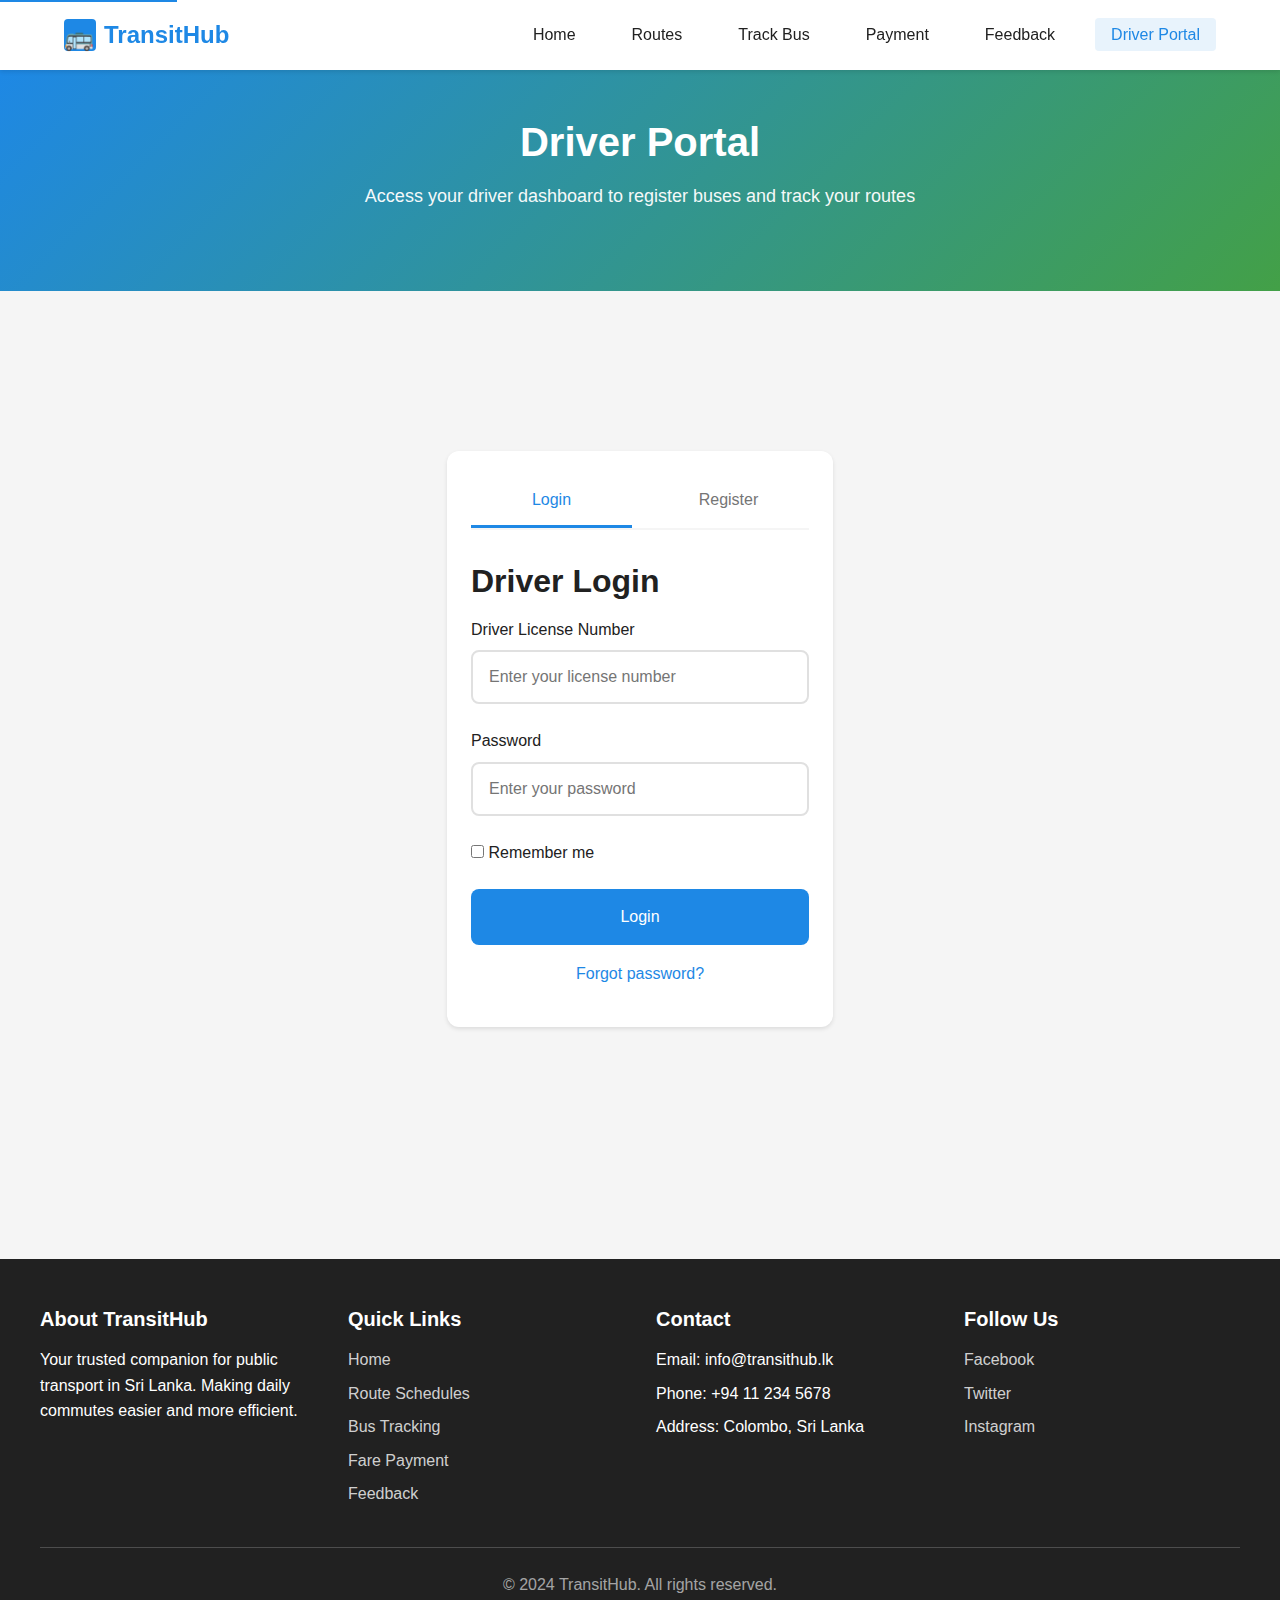
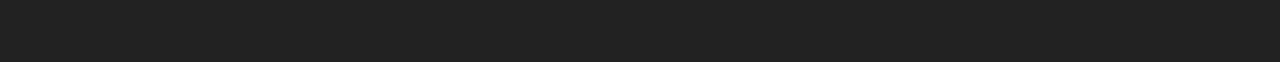
<file: bus-registration.html>
<!DOCTYPE html>
<html lang="en">
<head>
    <meta charset="UTF-8">
    <meta name="viewport" content="width=device-width, initial-scale=1.0">
    <meta name="description" content="Register your bus with TransitHub">
    <title>Bus Registration - TransitHub</title>
    
    <!-- Custom CSS -->
    <link rel="stylesheet" href="css/styles.css">
    
    <style>
        /* Bus registration specific styles */
        .registration-steps {
            display: flex;
            justify-content: space-between;
            margin-bottom: var(--spacing-xl);
            position: relative;
        }
        
        .registration-steps::before {
            content: '';
            position: absolute;
            top: 20px;
            left: 0;
            right: 0;
            height: 2px;
            background-color: var(--background-color);
            z-index: 0;
        }
        
        .step {
            flex: 1;
            text-align: center;
            position: relative;
            z-index: 1;
        }
        
        .step-number {
            width: 40px;
            height: 40px;
            border-radius: var(--border-radius-round);
            background-color: var(--background-color);
            color: var(--text-light);
            display: flex;
            align-items: center;
            justify-content: center;
            margin: 0 auto var(--spacing-sm);
            font-weight: var(--font-weight-bold);
            transition: all var(--transition-base);
        }
        
        .step.active .step-number {
            background-color: var(--primary-color);
            color: var(--white);
        }
        
        .step.completed .step-number {
            background-color: var(--success-color);
            color: var(--white);
        }
        
        .step-content {
            display: none;
        }
        
        .step-content.active {
            display: block;
        }
        
        .form-navigation {
            display: flex;
            justify-content: space-between;
            margin-top: var(--spacing-xl);
        }
        
        .bus-preview-card {
            background-color: var(--white);
            padding: var(--spacing-lg);
            border-radius: var(--border-radius-lg);
            box-shadow: var(--shadow-sm);
            margin-top: var(--spacing-lg);
        }
    </style>
</head>
<body>
    <!-- Skip to main content link for accessibility -->
    <a href="#main-content" class="skip-link">Skip to main content</a>
    
    <!-- Header Navigation -->
    <header role="banner">
        <div class="nav-container">
            <div class="logo" aria-label="TransitHub Logo">
                <span class="logo-icon" aria-hidden="true">🚌</span>
                <span>TransitHub</span>
            </div>
            <button class="menu-toggle" aria-label="Toggle navigation menu" aria-expanded="false">
                ☰
            </button>
            <nav role="navigation" aria-label="Main navigation">
                <ul>
                    <li><a href="index.html">Home</a></li>
                    <li><a href="driver-dashboard.html">Dashboard</a></li>
                    <li><a href="bus-registration.html" class="active" aria-current="page">Register Bus</a></li>
                    <li><a href="#" onclick="logoutDriver(); return false;">Logout</a></li>
                </ul>
            </nav>
        </div>
    </header>

    <!-- Main Content -->
    <main id="main-content" role="main">
        <!-- Page Header -->
        <section class="hero" aria-labelledby="page-title">
            <div class="hero-content">
                <h1 id="page-title">Bus Registration</h1>
                <p>Register your bus to start tracking and serving passengers</p>
            </div>
        </section>

        <!-- Registration Form -->
        <section class="section">
            <div class="container">
                <div class="card">
                    <!-- Registration Steps Indicator -->
                    <div class="registration-steps">
                        <div class="step active" data-step="1">
                            <div class="step-number">1</div>
                            <div class="step-label">Bus Details</div>
                        </div>
                        <div class="step" data-step="2">
                            <div class="step-number">2</div>
                            <div class="step-label">Route Assignment</div>
                        </div>
                        <div class="step" data-step="3">
                            <div class="step-number">3</div>
                            <div class="step-label">Review & Submit</div>
                        </div>
                    </div>

                    <!-- Step 1: Bus Details -->
                    <div id="step-1" class="step-content active">
                        <h2>Bus Information</h2>
                        <form id="bus-registration-form" data-validate>
                            <div class="form-group">
                                <label for="bus-number" class="form-label">Bus Number / ID</label>
                                <input 
                                    type="text" 
                                    id="bus-number" 
                                    class="form-input" 
                                    placeholder="e.g., bus-001"
                                    required
                                    aria-required="true"
                                >
                                <small style="color: var(--text-light);">This will be your unique bus identifier</small>
                            </div>

                            <div class="form-group">
                                <label for="bus-type" class="form-label">Bus Type</label>
                                <select id="bus-type" class="form-select" required aria-required="true">
                                    <option value="">Select bus type...</option>
                                    <option value="standard">Standard Bus</option>
                                    <option value="air-conditioned">Air-Conditioned</option>
                                    <option value="luxury">Luxury Bus</option>
                                    <option value="mini">Mini Bus</option>
                                </select>
                            </div>

                            <div class="form-group">
                                <label for="bus-capacity" class="form-label">Passenger Capacity</label>
                                <input 
                                    type="number" 
                                    id="bus-capacity" 
                                    class="form-input" 
                                    placeholder="e.g., 50"
                                    min="10"
                                    max="100"
                                    required
                                    aria-required="true"
                                >
                            </div>

                            <div class="form-group">
                                <label for="bus-registration" class="form-label">Vehicle Registration Number</label>
                                <input 
                                    type="text" 
                                    id="bus-registration" 
                                    class="form-input" 
                                    placeholder="e.g., WP-ABC-1234"
                                    required
                                    aria-required="true"
                                >
                            </div>

                            <div class="form-group">
                                <label for="bus-manufacturer" class="form-label">Manufacturer / Model</label>
                                <input 
                                    type="text" 
                                    id="bus-manufacturer" 
                                    class="form-input" 
                                    placeholder="e.g., Tata Starbus"
                                >
                            </div>

                            <div class="form-group">
                                <label for="bus-year" class="form-label">Year of Manufacture</label>
                                <input 
                                    type="number" 
                                    id="bus-year" 
                                    class="form-input" 
                                    placeholder="e.g., 2020"
                                    min="2000"
                                    max="2024"
                                >
                            </div>

                            <div class="form-navigation">
                                <div></div>
                                <button type="button" class="btn btn-primary" onclick="nextStep(2)">
                                    Next: Route Assignment →
                                </button>
                            </div>
                        </form>
                    </div>

                    <!-- Step 2: Route Assignment -->
                    <div id="step-2" class="step-content">
                        <h2>Route Assignment</h2>
                        <form>
                            <div class="form-group">
                                <label for="assigned-route" class="form-label">Select Route</label>
                                <select id="assigned-route" class="form-select" required aria-required="true">
                                    <option value="">Select a route...</option>
                                    <option value="138">Route 138 - Fort to Nugegoda</option>
                                    <option value="100">Route 100 - Kollupitiya to Dehiwala</option>
                                    <option value="177">Route 177 - Bambalapitiya to Pettah</option>
                                </select>
                            </div>

                            <div class="form-group">
                                <label for="route-direction" class="form-label">Direction</label>
                                <select id="route-direction" class="form-select" required aria-required="true">
                                    <option value="">Select direction...</option>
                                    <option value="forward">Forward (Origin to Destination)</option>
                                    <option value="reverse">Reverse (Destination to Origin)</option>
                                </select>
                            </div>

                            <div class="form-group">
                                <label for="operating-hours-start" class="form-label">Operating Hours - Start</label>
                                <input 
                                    type="time" 
                                    id="operating-hours-start" 
                                    class="form-input" 
                                    required
                                    aria-required="true"
                                >
                            </div>

                            <div class="form-group">
                                <label for="operating-hours-end" class="form-label">Operating Hours - End</label>
                                <input 
                                    type="time" 
                                    id="operating-hours-end" 
                                    class="form-input" 
                                    required
                                    aria-required="true"
                                >
                            </div>

                            <div class="form-group">
                                <label class="form-label">Operating Days</label>
                                <div style="display: grid; grid-template-columns: repeat(7, 1fr); gap: var(--spacing-sm);">
                                    <label style="text-align: center;">
                                        <input type="checkbox" value="monday" checked>
                                        <div style="font-size: var(--font-size-small);">Mon</div>
                                    </label>
                                    <label style="text-align: center;">
                                        <input type="checkbox" value="tuesday" checked>
                                        <div style="font-size: var(--font-size-small);">Tue</div>
                                    </label>
                                    <label style="text-align: center;">
                                        <input type="checkbox" value="wednesday" checked>
                                        <div style="font-size: var(--font-size-small);">Wed</div>
                                    </label>
                                    <label style="text-align: center;">
                                        <input type="checkbox" value="thursday" checked>
                                        <div style="font-size: var(--font-size-small);">Thu</div>
                                    </label>
                                    <label style="text-align: center;">
                                        <input type="checkbox" value="friday" checked>
                                        <div style="font-size: var(--font-size-small);">Fri</div>
                                    </label>
                                    <label style="text-align: center;">
                                        <input type="checkbox" value="saturday" checked>
                                        <div style="font-size: var(--font-size-small);">Sat</div>
                                    </label>
                                    <label style="text-align: center;">
                                        <input type="checkbox" value="sunday">
                                        <div style="font-size: var(--font-size-small);">Sun</div>
                                    </label>
                                </div>
                            </div>

                            <div class="form-navigation">
                                <button type="button" class="btn btn-outline" onclick="previousStep(1)">
                                    ← Back
                                </button>
                                <button type="button" class="btn btn-primary" onclick="nextStep(3)">
                                    Next: Review →
                                </button>
                            </div>
                        </form>
                    </div>

                    <!-- Step 3: Review & Submit -->
                    <div id="step-3" class="step-content">
                        <h2>Review & Submit</h2>
                        <p>Please review your bus registration details before submitting.</p>
                        
                        <div class="bus-preview-card">
                            <h3>Bus Information</h3>
                            <div id="review-bus-details">
                                <!-- Details will be populated by JavaScript -->
                            </div>
                        </div>

                        <div class="bus-preview-card">
                            <h3>Route Information</h3>
                            <div id="review-route-details">
                                <!-- Details will be populated by JavaScript -->
                            </div>
                        </div>

                        <div class="form-group" style="margin-top: var(--spacing-lg);">
                            <label>
                                <input type="checkbox" id="confirm-registration" required>
                                I confirm that all information provided is accurate and I am authorized to register this bus.
                            </label>
                        </div>

                        <div class="form-navigation">
                            <button type="button" class="btn btn-outline" onclick="previousStep(2)">
                                ← Back
                            </button>
                            <button type="button" class="btn btn-primary btn-large" onclick="submitRegistration()">
                                Submit Registration
                            </button>
                        </div>
                    </div>
                </div>
            </div>
        </section>
    </main>

    <!-- Footer -->
    <footer role="contentinfo">
        <div class="footer-content">
            <div class="footer-section">
                <h4>About TransitHub</h4>
                <p>Your trusted companion for public transport in Sri Lanka. Making daily commutes easier and more efficient.</p>
            </div>
            <div class="footer-section">
                <h4>Quick Links</h4>
                <ul>
                    <li><a href="index.html">Home</a></li>
                    <li><a href="routes.html">Route Schedules</a></li>
                    <li><a href="tracking.html">Bus Tracking</a></li>
                    <li><a href="payment.html">Fare Payment</a></li>
                    <li><a href="feedback.html">Feedback</a></li>
                </ul>
            </div>
            <div class="footer-section">
                <h4>Contact</h4>
                <ul>
                    <li>Email: info@transithub.lk</li>
                    <li>Phone: +94 11 234 5678</li>
                    <li>Address: Colombo, Sri Lanka</li>
                </ul>
            </div>
            <div class="footer-section">
                <h4>Follow Us</h4>
                <ul>
                    <li><a href="#" aria-label="Facebook">Facebook</a></li>
                    <li><a href="#" aria-label="Twitter">Twitter</a></li>
                    <li><a href="#" aria-label="Instagram">Instagram</a></li>
                </ul>
            </div>
        </div>
        <div class="footer-bottom">
            <p>&copy; 2024 TransitHub. All rights reserved.</p>
        </div>
    </footer>

    <!-- Custom JavaScript -->
    <script src="js/main.js"></script>
    
    <!-- Bus registration specific JavaScript -->
    <script>
        // Check if driver is logged in
        document.addEventListener('DOMContentLoaded', function() {
            const isLoggedIn = localStorage.getItem('driverLoggedIn');
            if (!isLoggedIn || isLoggedIn !== 'true') {
                window.location.href = 'driver-login.html';
                return;
            }
        });

        // Navigation between steps
        function nextStep(stepNumber) {
            // Validate current step
            const currentStep = stepNumber - 1;
            if (currentStep === 1) {
                // Validate step 1
                const busNumber = document.getElementById('bus-number').value;
                const busType = document.getElementById('bus-type').value;
                if (!busNumber || !busType) {
                    if (typeof showNotification === 'function') {
                        showNotification('Please fill in all required fields', 'error');
                    }
                    return;
                }
            }
            
            // Hide current step
            document.querySelectorAll('.step-content').forEach(content => {
                content.classList.remove('active');
            });
            
            // Show next step
            document.getElementById(`step-${stepNumber}`).classList.add('active');
            
            // Update step indicators
            updateStepIndicators(stepNumber);
            
            // If step 3, populate review
            if (stepNumber === 3) {
                populateReview();
            }
        }

        function previousStep(stepNumber) {
            // Hide current step
            document.querySelectorAll('.step-content').forEach(content => {
                content.classList.remove('active');
            });
            
            // Show previous step
            document.getElementById(`step-${stepNumber}`).classList.add('active');
            
            // Update step indicators
            updateStepIndicators(stepNumber);
        }

        function updateStepIndicators(currentStep) {
            document.querySelectorAll('.step').forEach((step, index) => {
                const stepNumber = index + 1;
                step.classList.remove('active', 'completed');
                
                if (stepNumber < currentStep) {
                    step.classList.add('completed');
                } else if (stepNumber === currentStep) {
                    step.classList.add('active');
                }
            });
        }

        function populateReview() {
            // Bus details
            const busDetails = `
                <p><strong>Bus Number:</strong> ${document.getElementById('bus-number').value}</p>
                <p><strong>Bus Type:</strong> ${document.getElementById('bus-type').value}</p>
                <p><strong>Capacity:</strong> ${document.getElementById('bus-capacity').value} passengers</p>
                <p><strong>Registration:</strong> ${document.getElementById('bus-registration').value}</p>
                <p><strong>Manufacturer:</strong> ${document.getElementById('bus-manufacturer').value || 'N/A'}</p>
                <p><strong>Year:</strong> ${document.getElementById('bus-year').value || 'N/A'}</p>
            `;
            document.getElementById('review-bus-details').innerHTML = busDetails;
            
            // Route details
            const routeSelect = document.getElementById('assigned-route');
            const routeText = routeSelect.options[routeSelect.selectedIndex].text;
            const routeDetails = `
                <p><strong>Route:</strong> ${routeText}</p>
                <p><strong>Direction:</strong> ${document.getElementById('route-direction').value}</p>
                <p><strong>Operating Hours:</strong> ${document.getElementById('operating-hours-start').value} - ${document.getElementById('operating-hours-end').value}</p>
            `;
            document.getElementById('review-route-details').innerHTML = routeDetails;
        }

        function submitRegistration() {
            const confirmCheckbox = document.getElementById('confirm-registration');
            if (!confirmCheckbox.checked) {
                if (typeof showNotification === 'function') {
                    showNotification('Please confirm the registration', 'error');
                }
                return;
            }
            
            const submitBtn = document.querySelector('#step-3 .btn-primary');
            if (typeof showLoading === 'function') {
                showLoading(submitBtn);
            }
            
            // Simulate registration submission
            setTimeout(() => {
                if (typeof hideLoading === 'function') {
                    hideLoading(submitBtn);
                }
                
                if (typeof showNotification === 'function') {
                    showNotification('Bus registered successfully!', 'success');
                }
                
                // Redirect to dashboard after 2 seconds
                setTimeout(() => {
                    window.location.href = 'driver-dashboard.html';
                }, 2000);
            }, 2000);
        }

        function logoutDriver() {
            localStorage.removeItem('driverLoggedIn');
            localStorage.removeItem('driverLicense');
            window.location.href = 'driver-login.html';
        }

        // Make functions globally accessible
        window.nextStep = nextStep;
        window.previousStep = previousStep;
        window.submitRegistration = submitRegistration;
        window.logoutDriver = logoutDriver;
    </script>
</body>
</html>
</file>
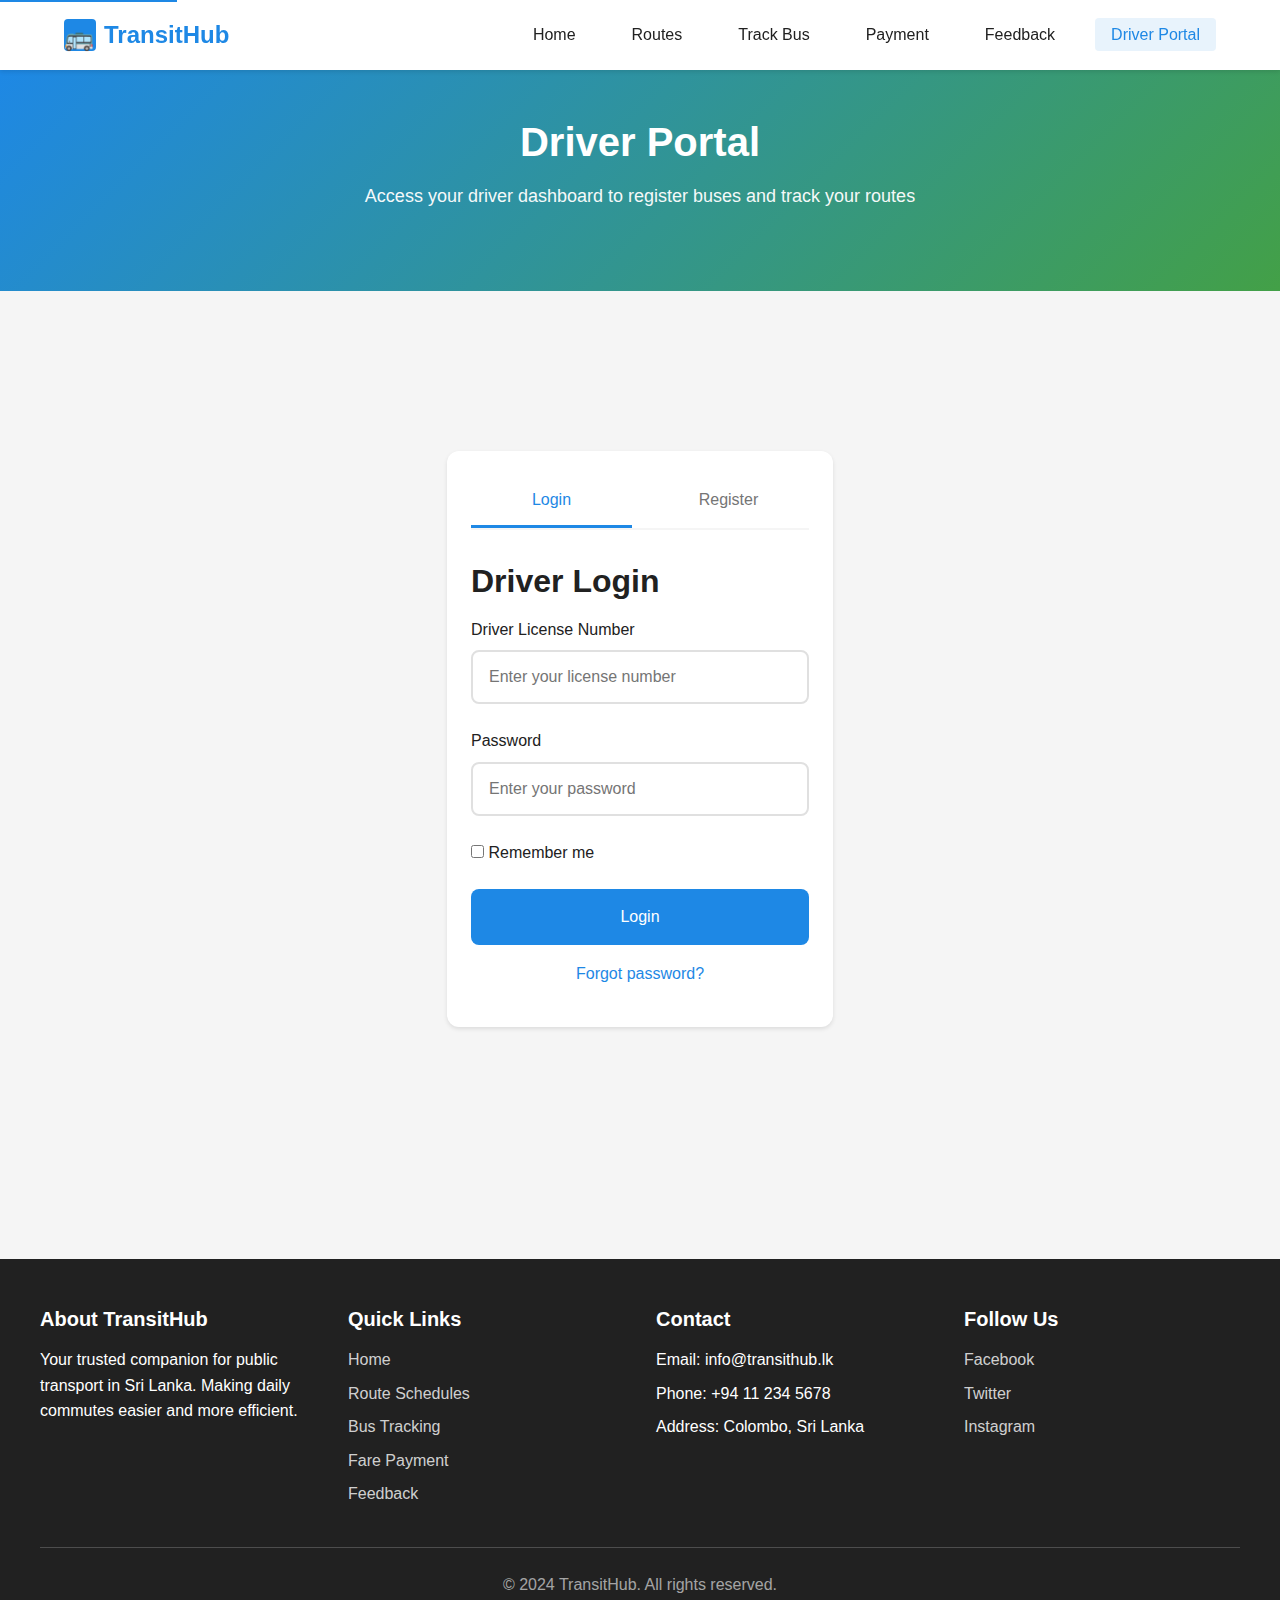
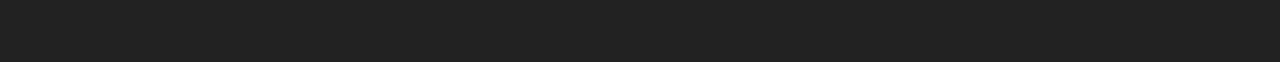
<file: driver-login.html>
<!DOCTYPE html>
<html lang="en">
<head>
    <meta charset="UTF-8">
    <meta name="viewport" content="width=device-width, initial-scale=1.0">
    <meta name="description" content="Driver login and registration for TransitHub">
    <title>Driver Portal - TransitHub</title>
    
    <!-- Custom CSS -->
    <link rel="stylesheet" href="css/styles.css">
    
    <style>
        /* Driver login specific styles */
        .auth-container {
            max-width: 450px;
            margin: var(--spacing-xxl) auto;
            padding: var(--spacing-xl);
        }
        
        .auth-tabs {
            display: flex;
            gap: var(--spacing-md);
            margin-bottom: var(--spacing-xl);
            border-bottom: 2px solid var(--background-color);
        }
        
        .auth-tab {
            flex: 1;
            padding: var(--spacing-md);
            background: none;
            border: none;
            border-bottom: 3px solid transparent;
            cursor: pointer;
            font-size: var(--font-size-base);
            font-weight: var(--font-weight-medium);
            color: var(--text-light);
            transition: all var(--transition-base);
        }
        
        .auth-tab:hover {
            color: var(--primary-color);
        }
        
        .auth-tab.active {
            color: var(--primary-color);
            border-bottom-color: var(--primary-color);
        }
        
        .auth-form {
            display: none;
        }
        
        .auth-form.active {
            display: block;
        }
        
        .driver-info-box {
            background-color: rgba(30, 136, 229, 0.1);
            padding: var(--spacing-md);
            border-radius: var(--border-radius-md);
            margin-bottom: var(--spacing-lg);
            border-left: 4px solid var(--primary-color);
        }
    </style>
</head>
<body>
    <!-- Skip to main content link for accessibility -->
    <a href="#main-content" class="skip-link">Skip to main content</a>
    
    <!-- Header Navigation -->
    <header role="banner">
        <div class="nav-container">
            <div class="logo" aria-label="TransitHub Logo">
                <span class="logo-icon" aria-hidden="true">🚌</span>
                <span>TransitHub</span>
            </div>
            <button class="menu-toggle" aria-label="Toggle navigation menu" aria-expanded="false">
                ☰
            </button>
            <nav role="navigation" aria-label="Main navigation">
                <ul>
                    <li><a href="index.html">Home</a></li>
                    <li><a href="routes.html">Routes</a></li>
                    <li><a href="tracking.html">Track Bus</a></li>
                    <li><a href="payment.html">Payment</a></li>
                    <li><a href="feedback.html">Feedback</a></li>
                    <li><a href="driver-login.html" class="active" aria-current="page">Driver Portal</a></li>
                </ul>
            </nav>
        </div>
    </header>

    <!-- Main Content -->
    <main id="main-content" role="main">
        <!-- Page Header -->
        <section class="hero" aria-labelledby="page-title">
            <div class="hero-content">
                <h1 id="page-title">Driver Portal</h1>
                <p>Access your driver dashboard to register buses and track your routes</p>
            </div>
        </section>

        <!-- Authentication Section -->
        <section class="section">
            <div class="container">
                <div class="auth-container">
                    <div class="card">
                        <!-- Tab Navigation -->
                        <div class="auth-tabs" role="tablist">
                            <button 
                                class="auth-tab active" 
                                data-tab="login"
                                role="tab"
                                aria-selected="true"
                            >
                                Login
                            </button>
                            <button 
                                class="auth-tab" 
                                data-tab="register"
                                role="tab"
                                aria-selected="false"
                            >
                                Register
                            </button>
                        </div>

                        <!-- Login Form -->
                        <div id="login-form" class="auth-form active" role="tabpanel">
                            <h2>Driver Login</h2>
                            <form id="driver-login-form" data-validate aria-label="Driver login form">
                                <div class="form-group">
                                    <label for="login-license" class="form-label">Driver License Number</label>
                                    <input 
                                        type="text" 
                                        id="login-license" 
                                        class="form-input" 
                                        placeholder="Enter your license number"
                                        required
                                        aria-required="true"
                                    >
                                </div>
                                <div class="form-group">
                                    <label for="login-password" class="form-label">Password</label>
                                    <input 
                                        type="password" 
                                        id="login-password" 
                                        class="form-input" 
                                        placeholder="Enter your password"
                                        required
                                        aria-required="true"
                                    >
                                </div>
                                <div class="form-group">
                                    <label>
                                        <input type="checkbox" id="remember-me">
                                        Remember me
                                    </label>
                                </div>
                                <button type="submit" class="btn btn-primary" style="width: 100%;">
                                    Login
                                </button>
                                <p class="text-center" style="margin-top: var(--spacing-md);">
                                    <a href="#">Forgot password?</a>
                                </p>
                            </form>
                        </div>

                        <!-- Registration Form -->
                        <div id="register-form" class="auth-form" role="tabpanel">
                            <h2>Driver Registration</h2>
                            <div class="driver-info-box">
                                <p><strong>Note:</strong> You must have a valid driver's license and be authorized by the transport authority to register as a driver.</p>
                            </div>
                            <form id="driver-register-form" data-validate aria-label="Driver registration form">
                                <div class="form-group">
                                    <label for="reg-name" class="form-label">Full Name</label>
                                    <input 
                                        type="text" 
                                        id="reg-name" 
                                        class="form-input" 
                                        placeholder="Enter your full name"
                                        required
                                        aria-required="true"
                                    >
                                </div>
                                <div class="form-group">
                                    <label for="reg-license" class="form-label">Driver License Number</label>
                                    <input 
                                        type="text" 
                                        id="reg-license" 
                                        class="form-input" 
                                        placeholder="Enter your license number"
                                        required
                                        aria-required="true"
                                    >
                                </div>
                                <div class="form-group">
                                    <label for="reg-phone" class="form-label">Phone Number</label>
                                    <input 
                                        type="tel" 
                                        id="reg-phone" 
                                        class="form-input" 
                                        placeholder="+94 77 123 4567"
                                        required
                                        aria-required="true"
                                    >
                                </div>
                                <div class="form-group">
                                    <label for="reg-email" class="form-label">Email Address</label>
                                    <input 
                                        type="email" 
                                        id="reg-email" 
                                        class="form-input" 
                                        placeholder="your.email@example.com"
                                        required
                                        aria-required="true"
                                    >
                                </div>
                                <div class="form-group">
                                    <label for="reg-password" class="form-label">Password</label>
                                    <input 
                                        type="password" 
                                        id="reg-password" 
                                        class="form-input" 
                                        placeholder="Create a strong password"
                                        required
                                        aria-required="true"
                                        minlength="8"
                                    >
                                </div>
                                <div class="form-group">
                                    <label for="reg-confirm-password" class="form-label">Confirm Password</label>
                                    <input 
                                        type="password" 
                                        id="reg-confirm-password" 
                                        class="form-input" 
                                        placeholder="Confirm your password"
                                        required
                                        aria-required="true"
                                    >
                                </div>
                                <div class="form-group">
                                    <label>
                                        <input type="checkbox" id="reg-terms" required>
                                        I agree to the <a href="#">Terms and Conditions</a>
                                    </label>
                                </div>
                                <button type="submit" class="btn btn-primary" style="width: 100%;">
                                    Register
                                </button>
                            </form>
                        </div>
                    </div>
                </div>
            </div>
        </section>
    </main>

    <!-- Footer -->
    <footer role="contentinfo">
        <div class="footer-content">
            <div class="footer-section">
                <h4>About TransitHub</h4>
                <p>Your trusted companion for public transport in Sri Lanka. Making daily commutes easier and more efficient.</p>
            </div>
            <div class="footer-section">
                <h4>Quick Links</h4>
                <ul>
                    <li><a href="index.html">Home</a></li>
                    <li><a href="routes.html">Route Schedules</a></li>
                    <li><a href="tracking.html">Bus Tracking</a></li>
                    <li><a href="payment.html">Fare Payment</a></li>
                    <li><a href="feedback.html">Feedback</a></li>
                </ul>
            </div>
            <div class="footer-section">
                <h4>Contact</h4>
                <ul>
                    <li>Email: info@transithub.lk</li>
                    <li>Phone: +94 11 234 5678</li>
                    <li>Address: Colombo, Sri Lanka</li>
                </ul>
            </div>
            <div class="footer-section">
                <h4>Follow Us</h4>
                <ul>
                    <li><a href="#" aria-label="Facebook">Facebook</a></li>
                    <li><a href="#" aria-label="Twitter">Twitter</a></li>
                    <li><a href="#" aria-label="Instagram">Instagram</a></li>
                </ul>
            </div>
        </div>
        <div class="footer-bottom">
            <p>&copy; 2024 TransitHub. All rights reserved.</p>
        </div>
    </footer>

    <!-- Custom JavaScript -->
    <script src="js/main.js"></script>
    
    <!-- Driver login specific JavaScript -->
    <script>
        // Tab switching
        document.querySelectorAll('.auth-tab').forEach(tab => {
            tab.addEventListener('click', function() {
                const tabId = this.getAttribute('data-tab');
                
                // Update tab states
                document.querySelectorAll('.auth-tab').forEach(t => {
                    t.classList.remove('active');
                    t.setAttribute('aria-selected', 'false');
                });
                this.classList.add('active');
                this.setAttribute('aria-selected', 'true');
                
                // Update form visibility
                document.querySelectorAll('.auth-form').forEach(form => {
                    form.classList.remove('active');
                });
                document.getElementById(`${tabId}-form`).classList.add('active');
            });
        });

        // Handle login form submission
        document.getElementById('driver-login-form').addEventListener('submit', function(e) {
            e.preventDefault();
            
            const license = document.getElementById('login-license').value;
            const password = document.getElementById('login-password').value;
            
            // Simulate login (in production, this would be an API call)
            const submitBtn = this.querySelector('button[type="submit"]');
            if (typeof showLoading === 'function') {
                showLoading(submitBtn);
            }
            
            setTimeout(() => {
                // Store driver session (in production, use secure session management)
                localStorage.setItem('driverLoggedIn', 'true');
                localStorage.setItem('driverLicense', license);
                
                if (typeof hideLoading === 'function') {
                    hideLoading(submitBtn);
                }
                
                if (typeof showNotification === 'function') {
                    showNotification('Login successful! Redirecting...', 'success');
                }
                
                // Redirect to driver dashboard
                setTimeout(() => {
                    window.location.href = 'driver-dashboard.html';
                }, 1500);
            }, 1000);
        });

        // Handle registration form submission
        document.getElementById('driver-register-form').addEventListener('submit', function(e) {
            e.preventDefault();
            
            const password = document.getElementById('reg-password').value;
            const confirmPassword = document.getElementById('reg-confirm-password').value;
            
            // Validate password match
            if (password !== confirmPassword) {
                if (typeof showNotification === 'function') {
                    showNotification('Passwords do not match', 'error');
                }
                return;
            }
            
            const submitBtn = this.querySelector('button[type="submit"]');
            if (typeof showLoading === 'function') {
                showLoading(submitBtn);
            }
            
            // Simulate registration (in production, this would be an API call)
            setTimeout(() => {
                if (typeof hideLoading === 'function') {
                    hideLoading(submitBtn);
                }
                
                if (typeof showNotification === 'function') {
                    showNotification('Registration successful! Please login.', 'success');
                }
                
                // Switch to login tab
                document.querySelector('[data-tab="login"]').click();
                this.reset();
            }, 1500);
        });
    </script>
</body>
</html>
</file>
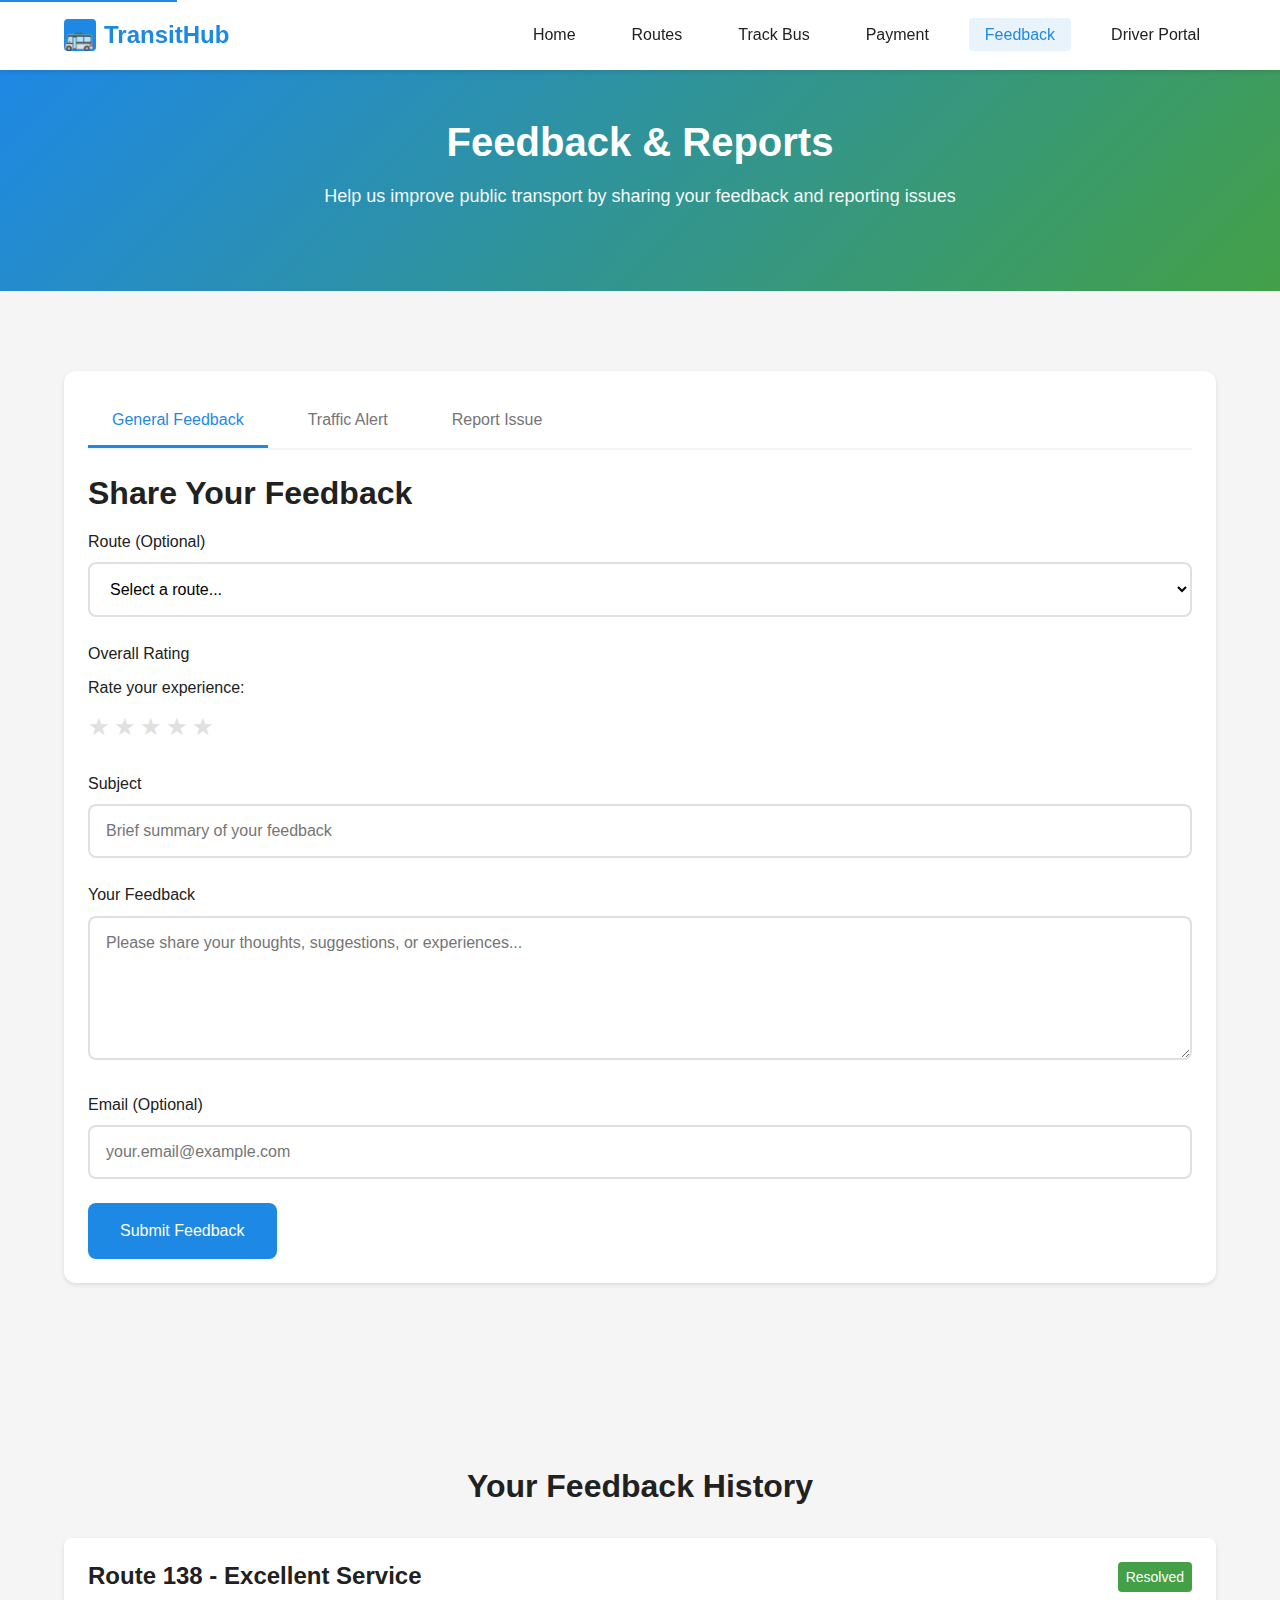
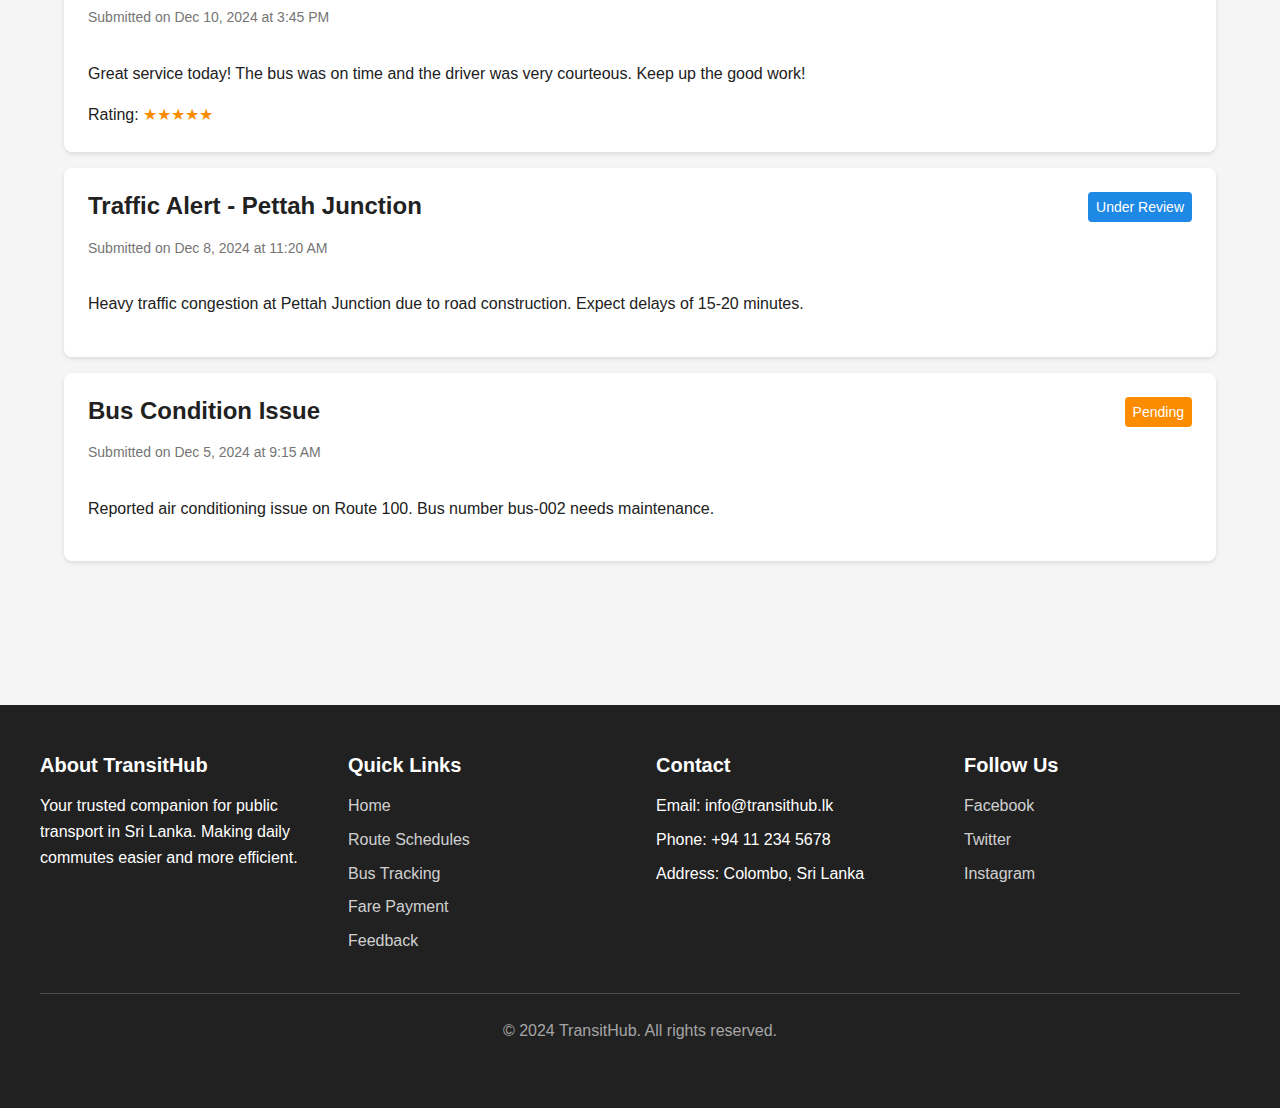
<file: feedback.html>
<!DOCTYPE html>
<html lang="en">
<head>
    <meta charset="UTF-8">
    <meta name="viewport" content="width=device-width, initial-scale=1.0">
    <meta name="description" content="Share your feedback and report issues to help improve public transport services">
    <title>Feedback & Reports - TransitHub</title>
    
    <!-- Custom CSS -->
    <link rel="stylesheet" href="css/styles.css">
    
    <style>
        /* Feedback page specific styles */
        .feedback-tabs {
            display: flex;
            gap: var(--spacing-md);
            margin-bottom: var(--spacing-lg);
            border-bottom: 2px solid var(--background-color);
        }
        
        .tab-button {
            padding: var(--spacing-md) var(--spacing-lg);
            background: none;
            border: none;
            border-bottom: 3px solid transparent;
            cursor: pointer;
            font-size: var(--font-size-base);
            font-weight: var(--font-weight-medium);
            color: var(--text-light);
            transition: all var(--transition-base);
        }
        
        .tab-button:hover {
            color: var(--primary-color);
        }
        
        .tab-button.active {
            color: var(--primary-color);
            border-bottom-color: var(--primary-color);
        }
        
        .tab-content {
            display: none;
        }
        
        .tab-content.active {
            display: block;
        }
        
        .rating-section {
            margin-bottom: var(--spacing-lg);
        }
        
        .rating-label {
            display: block;
            margin-bottom: var(--spacing-sm);
            font-weight: var(--font-weight-medium);
        }
        
        .star-rating {
            display: flex;
            gap: var(--spacing-xs);
            font-size: 2rem;
        }
        
        .star-rating .star {
            cursor: pointer;
            color: #E0E0E0;
            transition: color var(--transition-fast);
        }
        
        .star-rating .star:hover,
        .star-rating .star.active {
            color: var(--accent-color);
        }
        
        .feedback-history-item {
            background-color: var(--white);
            padding: var(--spacing-lg);
            border-radius: var(--border-radius-md);
            margin-bottom: var(--spacing-md);
            box-shadow: var(--shadow-sm);
        }
        
        .feedback-header {
            display: flex;
            justify-content: space-between;
            align-items: start;
            margin-bottom: var(--spacing-md);
        }
        
        .feedback-meta {
            font-size: var(--font-size-small);
            color: var(--text-light);
        }
        
        .status-badge {
            padding: var(--spacing-xs) var(--spacing-sm);
            border-radius: var(--border-radius-sm);
            font-size: var(--font-size-small);
            font-weight: var(--font-weight-medium);
        }
        
        .status-pending {
            background-color: var(--warning-color);
            color: var(--white);
        }
        
        .status-reviewed {
            background-color: var(--primary-color);
            color: var(--white);
        }
        
        .status-resolved {
            background-color: var(--success-color);
            color: var(--white);
        }
    </style>
</head>
<body>
    <!-- Skip to main content link for accessibility -->
    <a href="#main-content" class="skip-link">Skip to main content</a>
    
    <!-- Header Navigation -->
    <header role="banner">
        <div class="nav-container">
            <div class="logo" aria-label="TransitHub Logo">
                <span class="logo-icon" aria-hidden="true">🚌</span>
                <span>TransitHub</span>
            </div>
            <button class="menu-toggle" aria-label="Toggle navigation menu" aria-expanded="false">
                ☰
            </button>
            <nav role="navigation" aria-label="Main navigation">
                <ul>
                    <li><a href="index.html">Home</a></li>
                    <li><a href="routes.html">Routes</a></li>
                    <li><a href="tracking.html">Track Bus</a></li>
                    <li><a href="payment.html">Payment</a></li>
                    <li><a href="feedback.html" class="active" aria-current="page">Feedback</a></li>
                    <li><a href="driver-login.html">Driver Portal</a></li>
                </ul>
            </nav>
        </div>
    </header>

    <!-- Main Content -->
    <main id="main-content" role="main">
        <!-- Page Header -->
        <section class="hero" aria-labelledby="page-title">
            <div class="hero-content">
                <h1 id="page-title">Feedback & Reports</h1>
                <p>Help us improve public transport by sharing your feedback and reporting issues</p>
            </div>
        </section>

        <!-- Feedback Forms Section -->
        <section class="section">
            <div class="container">
                <div class="card">
                    <!-- Tab Navigation -->
                    <div class="feedback-tabs" role="tablist" aria-label="Feedback form types">
                        <button 
                            class="tab-button active" 
                            data-tab="general-feedback"
                            role="tab"
                            aria-selected="true"
                            aria-controls="general-feedback-panel"
                        >
                            General Feedback
                        </button>
                        <button 
                            class="tab-button" 
                            data-tab="traffic-alert"
                            role="tab"
                            aria-selected="false"
                            aria-controls="traffic-alert-panel"
                        >
                            Traffic Alert
                        </button>
                        <button 
                            class="tab-button" 
                            data-tab="issue-report"
                            role="tab"
                            aria-selected="false"
                            aria-controls="issue-report-panel"
                        >
                            Report Issue
                        </button>
                    </div>

                    <!-- General Feedback Tab -->
                    <div 
                        id="general-feedback-panel" 
                        class="tab-content active" 
                        role="tabpanel"
                        aria-labelledby="general-feedback"
                    >
                        <h2>Share Your Feedback</h2>
                        <form id="general-feedback-form" data-validate aria-label="General feedback form">
                            <div class="form-group">
                                <label for="feedback-route" class="form-label">Route (Optional)</label>
                                <select id="feedback-route" class="form-select">
                                    <option value="">Select a route...</option>
                                    <option value="138">Route 138</option>
                                    <option value="100">Route 100</option>
                                    <option value="177">Route 177</option>
                                </select>
                            </div>

                            <div class="form-group">
                                <label class="form-label">Overall Rating</label>
                                <div class="rating-section">
                                    <span class="rating-label">Rate your experience:</span>
                                    <div class="star-rating" id="overall-rating">
                                        <span class="star" data-rating="1">★</span>
                                        <span class="star" data-rating="2">★</span>
                                        <span class="star" data-rating="3">★</span>
                                        <span class="star" data-rating="4">★</span>
                                        <span class="star" data-rating="5">★</span>
                                    </div>
                                    <input type="hidden" id="rating-value" required>
                                </div>
                            </div>

                            <div class="form-group">
                                <label for="feedback-subject" class="form-label">Subject</label>
                                <input 
                                    type="text" 
                                    id="feedback-subject" 
                                    class="form-input" 
                                    placeholder="Brief summary of your feedback"
                                    required
                                    aria-required="true"
                                >
                            </div>

                            <div class="form-group">
                                <label for="feedback-message" class="form-label">Your Feedback</label>
                                <textarea 
                                    id="feedback-message" 
                                    class="form-textarea" 
                                    placeholder="Please share your thoughts, suggestions, or experiences..."
                                    required
                                    aria-required="true"
                                    rows="6"
                                ></textarea>
                            </div>

                            <div class="form-group">
                                <label for="feedback-email" class="form-label">Email (Optional)</label>
                                <input 
                                    type="email" 
                                    id="feedback-email" 
                                    class="form-input" 
                                    placeholder="your.email@example.com"
                                >
                            </div>

                            <button type="submit" class="btn btn-primary">Submit Feedback</button>
                        </form>
                    </div>

                    <!-- Traffic Alert Tab -->
                    <div 
                        id="traffic-alert-panel" 
                        class="tab-content" 
                        role="tabpanel"
                        aria-labelledby="traffic-alert"
                    >
                        <h2>Report Traffic Disruption</h2>
                        <form id="traffic-alert-form" data-validate aria-label="Traffic alert form">
                            <div class="form-group">
                                <label for="alert-location" class="form-label">Location</label>
                                <input 
                                    type="text" 
                                    id="alert-location" 
                                    class="form-input" 
                                    placeholder="Street name, junction, or area"
                                    required
                                    aria-required="true"
                                >
                            </div>

                            <div class="form-group">
                                <label for="alert-type" class="form-label">Type of Disruption</label>
                                <select id="alert-type" class="form-select" required aria-required="true">
                                    <option value="">Select type...</option>
                                    <option value="accident">Accident</option>
                                    <option value="construction">Road Construction</option>
                                    <option value="traffic-jam">Heavy Traffic</option>
                                    <option value="closure">Road Closure</option>
                                    <option value="other">Other</option>
                                </select>
                            </div>

                            <div class="form-group">
                                <label for="alert-severity" class="form-label">Severity</label>
                                <select id="alert-severity" class="form-select" required aria-required="true">
                                    <option value="">Select severity...</option>
                                    <option value="low">Low - Minor delay</option>
                                    <option value="medium">Medium - Significant delay</option>
                                    <option value="high">High - Major disruption</option>
                                </select>
                            </div>

                            <div class="form-group">
                                <label for="alert-description" class="form-label">Description</label>
                                <textarea 
                                    id="alert-description" 
                                    class="form-textarea" 
                                    placeholder="Provide details about the traffic disruption..."
                                    required
                                    aria-required="true"
                                    rows="4"
                                ></textarea>
                            </div>

                            <button type="submit" class="btn btn-accent">Submit Alert</button>
                        </form>
                    </div>

                    <!-- Issue Report Tab -->
                    <div 
                        id="issue-report-panel" 
                        class="tab-content" 
                        role="tabpanel"
                        aria-labelledby="issue-report"
                    >
                        <h2>Report an Issue</h2>
                        <form id="issue-report-form" data-validate aria-label="Issue report form">
                            <div class="form-group">
                                <label for="issue-type" class="form-label">Issue Type</label>
                                <select id="issue-type" class="form-select" required aria-required="true">
                                    <option value="">Select issue type...</option>
                                    <option value="bus-condition">Bus Condition</option>
                                    <option value="driver-behavior">Driver Behavior</option>
                                    <option value="schedule-delay">Schedule Delay</option>
                                    <option value="safety-concern">Safety Concern</option>
                                    <option value="payment-issue">Payment Issue</option>
                                    <option value="other">Other</option>
                                </select>
                            </div>

                            <div class="form-group">
                                <label for="issue-route" class="form-label">Route</label>
                                <select id="issue-route" class="form-select" required aria-required="true">
                                    <option value="">Select route...</option>
                                    <option value="138">Route 138</option>
                                    <option value="100">Route 100</option>
                                    <option value="177">Route 177</option>
                                </select>
                            </div>

                            <div class="form-group">
                                <label for="issue-bus" class="form-label">Bus Number (Optional)</label>
                                <input 
                                    type="text" 
                                    id="issue-bus" 
                                    class="form-input" 
                                    placeholder="e.g., bus-001"
                                >
                            </div>

                            <div class="form-group">
                                <label for="issue-description" class="form-label">Issue Description</label>
                                <textarea 
                                    id="issue-description" 
                                    class="form-textarea" 
                                    placeholder="Please describe the issue in detail..."
                                    required
                                    aria-required="true"
                                    rows="5"
                                ></textarea>
                            </div>

                            <div class="form-group">
                                <label for="issue-contact" class="form-label">Contact Information (Optional)</label>
                                <input 
                                    type="text" 
                                    id="issue-contact" 
                                    class="form-input" 
                                    placeholder="Email or phone number"
                                >
                            </div>

                            <button type="submit" class="btn btn-primary">Submit Report</button>
                        </form>
                    </div>
                </div>
            </div>
        </section>

        <!-- Feedback History Section -->
        <section class="section" aria-labelledby="history-title">
            <div class="container">
                <h2 id="history-title" class="section-title">Your Feedback History</h2>
                <div id="feedback-history">
                    <!-- Sample feedback items -->
                    <article class="feedback-history-item">
                        <div class="feedback-header">
                            <div>
                                <h3>Route 138 - Excellent Service</h3>
                                <p class="feedback-meta">Submitted on Dec 10, 2024 at 3:45 PM</p>
                            </div>
                            <span class="status-badge status-resolved">Resolved</span>
                        </div>
                        <p>Great service today! The bus was on time and the driver was very courteous. Keep up the good work!</p>
                        <div class="rating" style="margin-top: var(--spacing-sm);">
                            <span>Rating: </span>
                            <span style="color: var(--accent-color);">★★★★★</span>
                        </div>
                    </article>

                    <article class="feedback-history-item">
                        <div class="feedback-header">
                            <div>
                                <h3>Traffic Alert - Pettah Junction</h3>
                                <p class="feedback-meta">Submitted on Dec 8, 2024 at 11:20 AM</p>
                            </div>
                            <span class="status-badge status-reviewed">Under Review</span>
                        </div>
                        <p>Heavy traffic congestion at Pettah Junction due to road construction. Expect delays of 15-20 minutes.</p>
                    </article>

                    <article class="feedback-history-item">
                        <div class="feedback-header">
                            <div>
                                <h3>Bus Condition Issue</h3>
                                <p class="feedback-meta">Submitted on Dec 5, 2024 at 9:15 AM</p>
                            </div>
                            <span class="status-badge status-pending">Pending</span>
                        </div>
                        <p>Reported air conditioning issue on Route 100. Bus number bus-002 needs maintenance.</p>
                    </article>
                </div>
            </div>
        </section>
    </main>

    <!-- Footer -->
    <footer role="contentinfo">
        <div class="footer-content">
            <div class="footer-section">
                <h4>About TransitHub</h4>
                <p>Your trusted companion for public transport in Sri Lanka. Making daily commutes easier and more efficient.</p>
            </div>
            <div class="footer-section">
                <h4>Quick Links</h4>
                <ul>
                    <li><a href="index.html">Home</a></li>
                    <li><a href="routes.html">Route Schedules</a></li>
                    <li><a href="tracking.html">Bus Tracking</a></li>
                    <li><a href="payment.html">Fare Payment</a></li>
                    <li><a href="feedback.html">Feedback</a></li>
                </ul>
            </div>
            <div class="footer-section">
                <h4>Contact</h4>
                <ul>
                    <li>Email: info@transithub.lk</li>
                    <li>Phone: +94 11 234 5678</li>
                    <li>Address: Colombo, Sri Lanka</li>
                </ul>
            </div>
            <div class="footer-section">
                <h4>Follow Us</h4>
                <ul>
                    <li><a href="#" aria-label="Facebook">Facebook</a></li>
                    <li><a href="#" aria-label="Twitter">Twitter</a></li>
                    <li><a href="#" aria-label="Instagram">Instagram</a></li>
                </ul>
            </div>
        </div>
        <div class="footer-bottom">
            <p>&copy; 2024 TransitHub. All rights reserved.</p>
        </div>
    </footer>

    <!-- Custom JavaScript -->
    <script src="js/main.js"></script>
    
    <!-- Feedback-specific JavaScript -->
    <script>
        // Tab switching functionality
        document.querySelectorAll('.tab-button').forEach(button => {
            button.addEventListener('click', function() {
                const tabId = this.getAttribute('data-tab');
                
                // Update button states
                document.querySelectorAll('.tab-button').forEach(btn => {
                    btn.classList.remove('active');
                    btn.setAttribute('aria-selected', 'false');
                });
                this.classList.add('active');
                this.setAttribute('aria-selected', 'true');
                
                // Update panel visibility
                document.querySelectorAll('.tab-content').forEach(panel => {
                    panel.classList.remove('active');
                });
                document.getElementById(`${tabId}-panel`).classList.add('active');
            });
        });

        // Star rating functionality
        function initializeStarRating(containerId, hiddenInputId) {
            const container = document.getElementById(containerId);
            const hiddenInput = document.getElementById(hiddenInputId);
            
            if (!container || !hiddenInput) return;
            
            const stars = container.querySelectorAll('.star');
            let currentRating = 0;
            
            stars.forEach((star, index) => {
                star.addEventListener('click', function() {
                    currentRating = index + 1;
                    hiddenInput.value = currentRating;
                    
                    // Update star display
                    stars.forEach((s, i) => {
                        if (i < currentRating) {
                            s.classList.add('active');
                        } else {
                            s.classList.remove('active');
                        }
                    });
                });
                
                star.addEventListener('mouseenter', function() {
                    const hoverRating = index + 1;
                    stars.forEach((s, i) => {
                        if (i < hoverRating) {
                            s.style.color = 'var(--accent-color)';
                        } else {
                            s.style.color = '#E0E0E0';
                        }
                    });
                });
            });
            
            container.addEventListener('mouseleave', function() {
                stars.forEach((s, i) => {
                    if (i < currentRating) {
                        s.style.color = 'var(--accent-color)';
                    } else {
                        s.style.color = '#E0E0E0';
                    }
                });
            });
        }

        // Initialize star ratings
        document.addEventListener('DOMContentLoaded', function() {
            initializeStarRating('overall-rating', 'rating-value');
        });

        // Handle form submissions
        document.getElementById('general-feedback-form').addEventListener('submit', function(e) {
            e.preventDefault();
            handleFormSubmission(this, 'Feedback submitted successfully!');
        });

        document.getElementById('traffic-alert-form').addEventListener('submit', function(e) {
            e.preventDefault();
            handleFormSubmission(this, 'Traffic alert submitted! Thank you for helping other commuters.');
        });

        document.getElementById('issue-report-form').addEventListener('submit', function(e) {
            e.preventDefault();
            handleFormSubmission(this, 'Issue report submitted. We will review it shortly.');
        });

        function handleFormSubmission(form, successMessage) {
            const submitBtn = form.querySelector('button[type="submit"]');
            if (typeof showLoading === 'function') {
                showLoading(submitBtn);
            }
            
            // Simulate form submission
            setTimeout(() => {
                if (typeof hideLoading === 'function') {
                    hideLoading(submitBtn);
                }
                
                if (typeof showNotification === 'function') {
                    showNotification(successMessage, 'success');
                }
                
                // Reset form
                form.reset();
                document.querySelectorAll('.star-rating .star').forEach(star => {
                    star.classList.remove('active');
                });
            }, 1500);
        }
    </script>
</body>
</html>
</file>
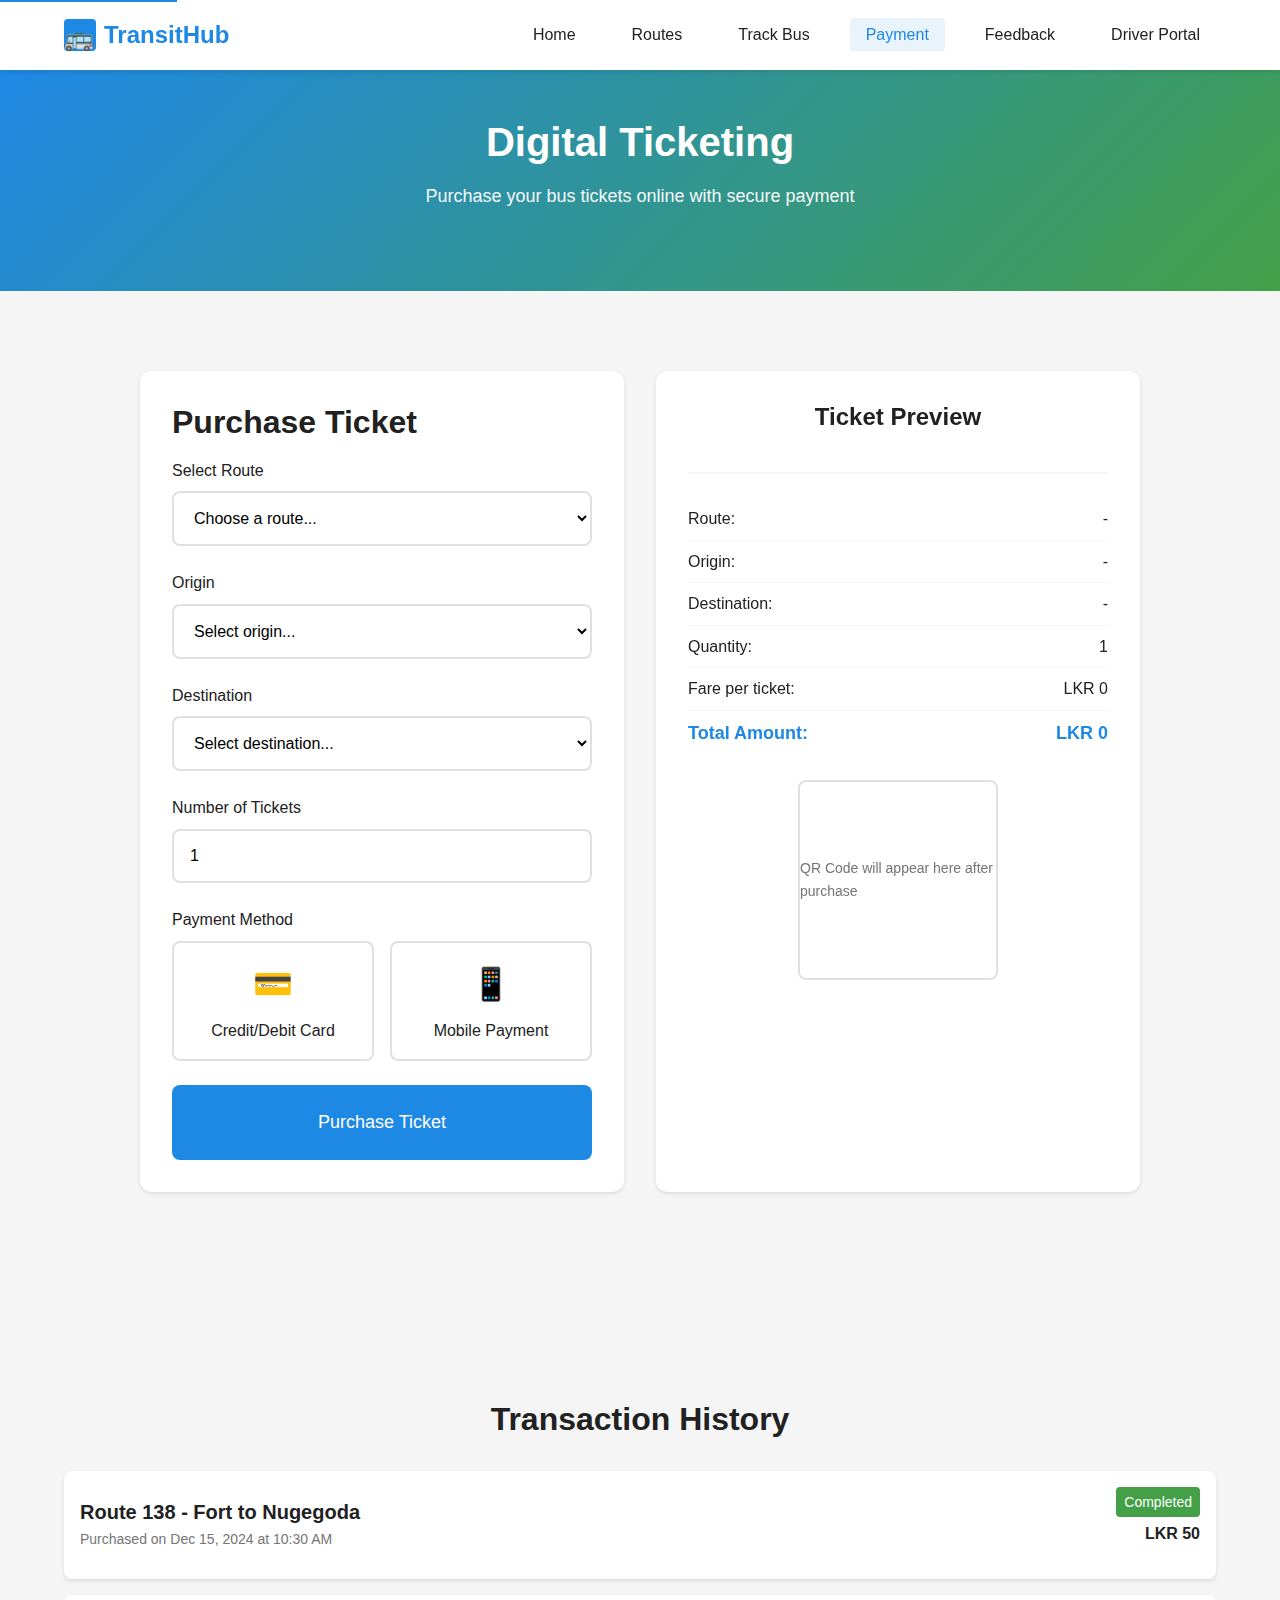
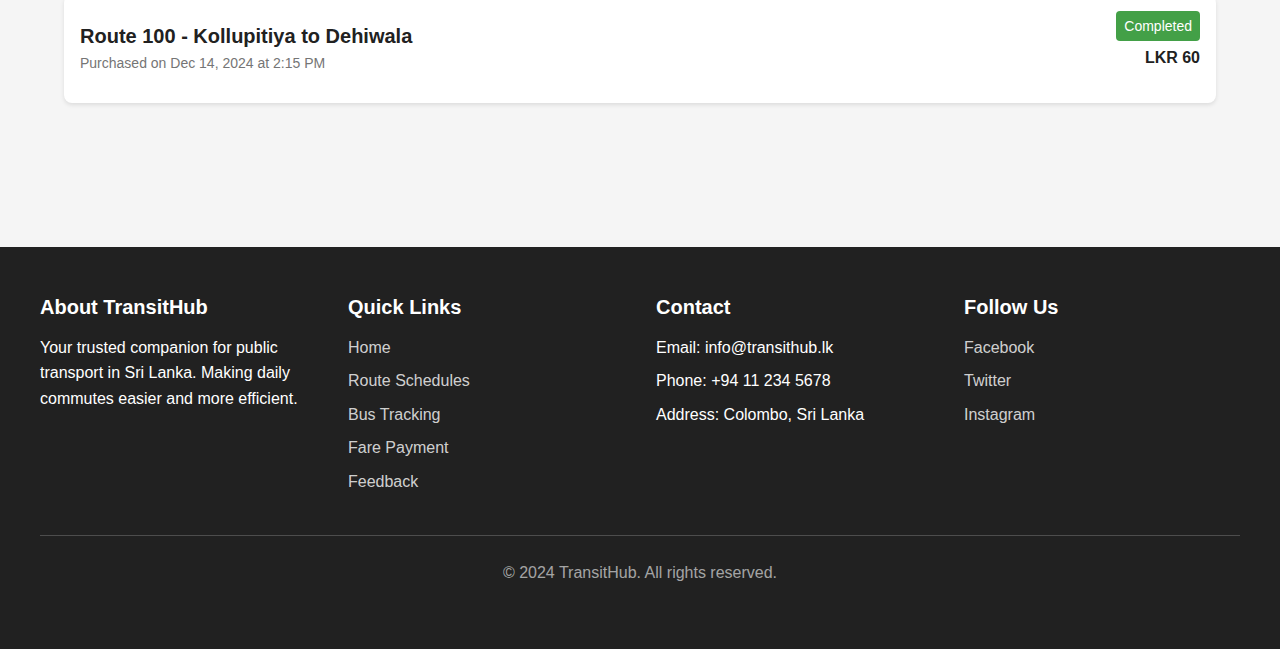
<file: payment.html>
<!DOCTYPE html>
<html lang="en">
<head>
    <meta charset="UTF-8">
    <meta name="viewport" content="width=device-width, initial-scale=1.0">
    <meta name="description" content="Purchase digital bus tickets with TransitHub's secure payment system">
    <title>Fare Payment - TransitHub</title>
    
    <!-- Custom CSS -->
    <link rel="stylesheet" href="css/styles.css">
    
    <style>
        /* Payment page specific styles */
        .payment-container {
            display: grid;
            grid-template-columns: 1fr 1fr;
            gap: var(--spacing-xl);
            max-width: 1000px;
            margin: 0 auto;
        }
        
        .payment-form-section {
            background-color: var(--white);
            padding: var(--spacing-xl);
            border-radius: var(--border-radius-lg);
            box-shadow: var(--shadow-sm);
        }
        
        .ticket-preview {
            background-color: var(--white);
            padding: var(--spacing-xl);
            border-radius: var(--border-radius-lg);
            box-shadow: var(--shadow-sm);
            position: sticky;
            top: 100px;
        }
        
        .ticket-preview-header {
            text-align: center;
            padding-bottom: var(--spacing-lg);
            border-bottom: 2px solid var(--background-color);
            margin-bottom: var(--spacing-lg);
        }
        
        .ticket-details {
            margin-bottom: var(--spacing-lg);
        }
        
        .ticket-detail-row {
            display: flex;
            justify-content: space-between;
            padding: var(--spacing-sm) 0;
            border-bottom: 1px solid var(--background-color);
        }
        
        .ticket-detail-row:last-child {
            border-bottom: none;
            font-weight: var(--font-weight-bold);
            font-size: var(--font-size-large);
            color: var(--primary-color);
        }
        
        .payment-methods {
            display: grid;
            grid-template-columns: repeat(2, 1fr);
            gap: var(--spacing-md);
            margin-bottom: var(--spacing-lg);
        }
        
        .payment-method {
            border: 2px solid #E0E0E0;
            border-radius: var(--border-radius-md);
            padding: var(--spacing-md);
            text-align: center;
            cursor: pointer;
            transition: all var(--transition-base);
        }
        
        .payment-method:hover {
            border-color: var(--primary-color);
            background-color: rgba(30, 136, 229, 0.05);
        }
        
        .payment-method.selected {
            border-color: var(--primary-color);
            background-color: rgba(30, 136, 229, 0.1);
        }
        
        .transaction-history {
            margin-top: var(--spacing-xxl);
        }
        
        .transaction-item {
            background-color: var(--white);
            padding: var(--spacing-md);
            border-radius: var(--border-radius-md);
            margin-bottom: var(--spacing-md);
            box-shadow: var(--shadow-sm);
            display: flex;
            justify-content: space-between;
            align-items: center;
        }
        
        .transaction-info h4 {
            margin: 0 0 var(--spacing-xs) 0;
        }
        
        .transaction-info p {
            margin: 0;
            font-size: var(--font-size-small);
            color: var(--text-light);
        }
        
        @media (max-width: 767px) {
            .payment-container {
                grid-template-columns: 1fr;
            }
            
            .ticket-preview {
                position: static;
            }
        }
    </style>
</head>
<body>
    <!-- Skip to main content link for accessibility -->
    <a href="#main-content" class="skip-link">Skip to main content</a>
    
    <!-- Header Navigation -->
    <header role="banner">
        <div class="nav-container">
            <div class="logo" aria-label="TransitHub Logo">
                <span class="logo-icon" aria-hidden="true">🚌</span>
                <span>TransitHub</span>
            </div>
            <button class="menu-toggle" aria-label="Toggle navigation menu" aria-expanded="false">
                ☰
            </button>
            <nav role="navigation" aria-label="Main navigation">
                <ul>
                    <li><a href="index.html">Home</a></li>
                    <li><a href="routes.html">Routes</a></li>
                    <li><a href="tracking.html">Track Bus</a></li>
                    <li><a href="payment.html" class="active" aria-current="page">Payment</a></li>
                    <li><a href="feedback.html">Feedback</a></li>
                    <li><a href="driver-login.html">Driver Portal</a></li>
                </ul>
            </nav>
        </div>
    </header>

    <!-- Main Content -->
    <main id="main-content" role="main">
        <!-- Page Header -->
        <section class="hero" aria-labelledby="page-title">
            <div class="hero-content">
                <h1 id="page-title">Digital Ticketing</h1>
                <p>Purchase your bus tickets online with secure payment</p>
            </div>
        </section>

        <!-- Payment Form Section -->
        <section class="section">
            <div class="container">
                <div class="payment-container">
                    <!-- Payment Form -->
                    <div class="payment-form-section">
                        <h2>Purchase Ticket</h2>
                        <form id="payment-form" data-validate role="form" aria-label="Payment form">
                            <!-- Route Selection -->
                            <div class="form-group">
                                <label for="route-select" class="form-label">Select Route</label>
                                <select id="route-select" class="form-select" required aria-required="true">
                                    <option value="">Choose a route...</option>
                                    <option value="138">Route 138 - Fort to Nugegoda</option>
                                    <option value="100">Route 100 - Kollupitiya to Dehiwala</option>
                                    <option value="177">Route 177 - Bambalapitiya to Pettah</option>
                                </select>
                            </div>

                            <!-- Origin -->
                            <div class="form-group">
                                <label for="origin-select" class="form-label">Origin</label>
                                <select id="origin-select" class="form-select" required aria-required="true">
                                    <option value="">Select origin...</option>
                                </select>
                            </div>

                            <!-- Destination -->
                            <div class="form-group">
                                <label for="destination-select" class="form-label">Destination</label>
                                <select id="destination-select" class="form-select" required aria-required="true">
                                    <option value="">Select destination...</option>
                                </select>
                            </div>

                            <!-- Number of Tickets -->
                            <div class="form-group">
                                <label for="ticket-count" class="form-label">Number of Tickets</label>
                                <input 
                                    type="number" 
                                    id="ticket-count" 
                                    class="form-input" 
                                    min="1" 
                                    max="10" 
                                    value="1" 
                                    required
                                    aria-required="true"
                                >
                            </div>

                            <!-- Payment Method -->
                            <div class="form-group">
                                <label class="form-label">Payment Method</label>
                                <div class="payment-methods">
                                    <div class="payment-method" data-method="card" onclick="selectPaymentMethod('card')">
                                        <div style="font-size: 2rem; margin-bottom: var(--spacing-sm);">💳</div>
                                        <div>Credit/Debit Card</div>
                                    </div>
                                    <div class="payment-method" data-method="mobile" onclick="selectPaymentMethod('mobile')">
                                        <div style="font-size: 2rem; margin-bottom: var(--spacing-sm);">📱</div>
                                        <div>Mobile Payment</div>
                                    </div>
                                </div>
                                <input type="hidden" id="payment-method" required>
                            </div>

                            <!-- Card Details (shown when card is selected) -->
                            <div id="card-details" class="hidden">
                                <div class="form-group">
                                    <label for="card-number" class="form-label">Card Number</label>
                                    <input 
                                        type="text" 
                                        id="card-number" 
                                        class="form-input" 
                                        placeholder="1234 5678 9012 3456"
                                        maxlength="19"
                                    >
                                </div>
                                <div class="form-group">
                                    <label for="card-expiry" class="form-label">Expiry Date</label>
                                    <input 
                                        type="text" 
                                        id="card-expiry" 
                                        class="form-input" 
                                        placeholder="MM/YY"
                                        maxlength="5"
                                    >
                                </div>
                                <div class="form-group">
                                    <label for="card-cvv" class="form-label">CVV</label>
                                    <input 
                                        type="text" 
                                        id="card-cvv" 
                                        class="form-input" 
                                        placeholder="123"
                                        maxlength="3"
                                    >
                                </div>
                            </div>

                            <!-- Mobile Payment Details (shown when mobile is selected) -->
                            <div id="mobile-details" class="hidden">
                                <div class="form-group">
                                    <label for="mobile-number" class="form-label">Mobile Number</label>
                                    <input 
                                        type="tel" 
                                        id="mobile-number" 
                                        class="form-input" 
                                        placeholder="+94 77 123 4567"
                                    >
                                </div>
                            </div>

                            <!-- Submit Button -->
                            <button type="submit" class="btn btn-primary btn-large" style="width: 100%;">
                                Purchase Ticket
                            </button>
                        </form>
                    </div>

                    <!-- Ticket Preview -->
                    <div class="ticket-preview">
                        <div class="ticket-preview-header">
                            <h3>Ticket Preview</h3>
                        </div>
                        <div class="ticket-details">
                            <div class="ticket-detail-row">
                                <span>Route:</span>
                                <span id="preview-route">-</span>
                            </div>
                            <div class="ticket-detail-row">
                                <span>Origin:</span>
                                <span id="preview-origin">-</span>
                            </div>
                            <div class="ticket-detail-row">
                                <span>Destination:</span>
                                <span id="preview-destination">-</span>
                            </div>
                            <div class="ticket-detail-row">
                                <span>Quantity:</span>
                                <span id="preview-quantity">1</span>
                            </div>
                            <div class="ticket-detail-row">
                                <span>Fare per ticket:</span>
                                <span id="preview-fare">LKR 0</span>
                            </div>
                            <div class="ticket-detail-row">
                                <span>Total Amount:</span>
                                <span id="preview-total">LKR 0</span>
                            </div>
                        </div>
                        <div class="qr-code" id="qr-code-placeholder">
                            QR Code will appear here after purchase
                        </div>
                    </div>
                </div>
            </div>
        </section>

        <!-- Transaction History Section -->
        <section class="section transaction-history" aria-labelledby="history-title">
            <div class="container">
                <h2 id="history-title" class="section-title">Transaction History</h2>
                <div id="transaction-list">
                    <!-- Sample transaction items -->
                    <div class="transaction-item">
                        <div class="transaction-info">
                            <h4>Route 138 - Fort to Nugegoda</h4>
                            <p>Purchased on Dec 15, 2024 at 10:30 AM</p>
                        </div>
                        <div>
                            <span class="badge badge-success">Completed</span>
                            <p style="text-align: right; margin-top: var(--spacing-xs); font-weight: bold;">LKR 50</p>
                        </div>
                    </div>
                    <div class="transaction-item">
                        <div class="transaction-info">
                            <h4>Route 100 - Kollupitiya to Dehiwala</h4>
                            <p>Purchased on Dec 14, 2024 at 2:15 PM</p>
                        </div>
                        <div>
                            <span class="badge badge-success">Completed</span>
                            <p style="text-align: right; margin-top: var(--spacing-xs); font-weight: bold;">LKR 60</p>
                        </div>
                    </div>
                </div>
            </div>
        </section>
    </main>

    <!-- Footer -->
    <footer role="contentinfo">
        <div class="footer-content">
            <div class="footer-section">
                <h4>About TransitHub</h4>
                <p>Your trusted companion for public transport in Sri Lanka. Making daily commutes easier and more efficient.</p>
            </div>
            <div class="footer-section">
                <h4>Quick Links</h4>
                <ul>
                    <li><a href="index.html">Home</a></li>
                    <li><a href="routes.html">Route Schedules</a></li>
                    <li><a href="tracking.html">Bus Tracking</a></li>
                    <li><a href="payment.html">Fare Payment</a></li>
                    <li><a href="feedback.html">Feedback</a></li>
                </ul>
            </div>
            <div class="footer-section">
                <h4>Contact</h4>
                <ul>
                    <li>Email: info@transithub.lk</li>
                    <li>Phone: +94 11 234 5678</li>
                    <li>Address: Colombo, Sri Lanka</li>
                </ul>
            </div>
            <div class="footer-section">
                <h4>Follow Us</h4>
                <ul>
                    <li><a href="#" aria-label="Facebook">Facebook</a></li>
                    <li><a href="#" aria-label="Twitter">Twitter</a></li>
                    <li><a href="#" aria-label="Instagram">Instagram</a></li>
                </ul>
            </div>
        </div>
        <div class="footer-bottom">
            <p>&copy; 2024 TransitHub. All rights reserved.</p>
        </div>
    </footer>

    <!-- Custom JavaScript -->
    <script src="js/main.js"></script>
    
    <!-- Payment-specific JavaScript -->
    <script>
        // Route and fare data
        const routeData = {
            '138': {
                name: 'Route 138',
                stops: ['Fort Bus Stand', 'Pettah Bus Stand', 'Maradana Station', 'Borella Junction', 'Nugegoda'],
                fares: [20, 30, 40, 50]
            },
            '100': {
                name: 'Route 100',
                stops: ['Kollupitiya', 'Fort Bus Stand', 'Pettah Bus Stand', 'Maradana Station', 'Dehiwala'],
                fares: [25, 35, 45, 60]
            },
            '177': {
                name: 'Route 177',
                stops: ['Bambalapitiya', 'Kollupitiya', 'Fort Bus Stand', 'Pettah Bus Stand'],
                fares: [20, 30, 45]
            }
        };

        // Select payment method
        function selectPaymentMethod(method) {
            document.getElementById('payment-method').value = method;
            
            // Update UI
            document.querySelectorAll('.payment-method').forEach(el => {
                el.classList.remove('selected');
            });
            document.querySelector(`[data-method="${method}"]`).classList.add('selected');
            
            // Show/hide relevant fields
            document.getElementById('card-details').classList.toggle('hidden', method !== 'card');
            document.getElementById('mobile-details').classList.toggle('hidden', method !== 'mobile');
        }

        // Update ticket preview
        function updateTicketPreview() {
            const route = document.getElementById('route-select').value;
            const origin = document.getElementById('origin-select').value;
            const destination = document.getElementById('destination-select').value;
            const quantity = parseInt(document.getElementById('ticket-count').value) || 1;
            
            if (route && origin && destination) {
                const routeInfo = routeData[route];
                const originIndex = routeInfo.stops.indexOf(origin);
                const destIndex = routeInfo.stops.indexOf(destination);
                
                if (originIndex >= 0 && destIndex >= 0 && destIndex > originIndex) {
                    const fareIndex = destIndex - originIndex - 1;
                    const farePerTicket = routeInfo.fares[fareIndex] || routeInfo.fares[routeInfo.fares.length - 1];
                    const total = farePerTicket * quantity;
                    
                    document.getElementById('preview-route').textContent = routeInfo.name;
                    document.getElementById('preview-origin').textContent = origin;
                    document.getElementById('preview-destination').textContent = destination;
                    document.getElementById('preview-quantity').textContent = quantity;
                    document.getElementById('preview-fare').textContent = `LKR ${farePerTicket}`;
                    document.getElementById('preview-total').textContent = `LKR ${total}`;
                }
            }
        }

        // Update stops when route changes
        document.getElementById('route-select').addEventListener('change', function() {
            const route = this.value;
            const originSelect = document.getElementById('origin-select');
            const destSelect = document.getElementById('destination-select');
            
            // Clear existing options
            originSelect.innerHTML = '<option value="">Select origin...</option>';
            destSelect.innerHTML = '<option value="">Select destination...</option>';
            
            if (route && routeData[route]) {
                const stops = routeData[route].stops;
                stops.forEach((stop, index) => {
                    // Origin can be any stop except the last
                    if (index < stops.length - 1) {
                        const option = document.createElement('option');
                        option.value = stop;
                        option.textContent = stop;
                        originSelect.appendChild(option);
                    }
                    
                    // Destination can be any stop after origin
                    stops.forEach((destStop, destIndex) => {
                        if (destIndex > 0) {
                            const option = document.createElement('option');
                            option.value = destStop;
                            option.textContent = destStop;
                            destSelect.appendChild(option);
                        }
                    });
                });
            }
            
            updateTicketPreview();
        });

        // Update preview when inputs change
        document.getElementById('origin-select').addEventListener('change', updateTicketPreview);
        document.getElementById('destination-select').addEventListener('change', updateTicketPreview);
        document.getElementById('ticket-count').addEventListener('input', updateTicketPreview);

        // Handle form submission
        document.getElementById('payment-form').addEventListener('submit', function(e) {
            e.preventDefault();
            
            const submitBtn = this.querySelector('button[type="submit"]');
            if (typeof showLoading === 'function') {
                showLoading(submitBtn);
            }
            
            // Simulate payment processing
            setTimeout(() => {
                // Generate QR code placeholder
                const qrCode = document.getElementById('qr-code-placeholder');
                qrCode.innerHTML = `
                    <div style="text-align: center;">
                        <div style="width: 200px; height: 200px; margin: 0 auto; background: #000; display: grid; grid-template-columns: repeat(10, 1fr); gap: 2px; padding: 10px;">
                            ${Array(100).fill(0).map(() => 
                                `<div style="background: ${Math.random() > 0.5 ? '#fff' : '#000'};"></div>`
                            ).join('')}
                        </div>
                        <p style="margin-top: var(--spacing-md); font-weight: bold;">Ticket #${Date.now()}</p>
                        <p style="font-size: var(--font-size-small);">Scan this QR code when boarding</p>
                    </div>
                `;
                
                if (typeof hideLoading === 'function') {
                    hideLoading(submitBtn);
                }
                
                if (typeof showNotification === 'function') {
                    showNotification('Ticket purchased successfully!', 'success');
                }
                
                // Reset form
                this.reset();
                document.getElementById('payment-method').value = '';
                document.querySelectorAll('.payment-method').forEach(el => el.classList.remove('selected'));
                document.getElementById('card-details').classList.add('hidden');
                document.getElementById('mobile-details').classList.add('hidden');
                updateTicketPreview();
            }, 2000);
        });
    </script>
</body>
</html>
</file>
<file: css/styles.css>
/* ============================================
   Public Transport & Traffic Management App
   Main Stylesheet
   ============================================ */

/* ============================================
   CSS Variables - Design System
   ============================================ */
:root {
    /* Color Palette */
    --primary-color: #1E88E5;
    --secondary-color: #43A047;
    --accent-color: #FB8C00;
    --background-color: #F5F5F5;
    --text-color: #212121;
    --text-light: #757575;
    --white: #FFFFFF;
    --error-color: #E53935;
    --success-color: #43A047;
    --warning-color: #FB8C00;
    
    /* Typography */
    --font-family: 'Segoe UI', Tahoma, Geneva, Verdana, sans-serif;
    --font-size-base: 16px;
    --font-size-small: 14px;
    --font-size-large: 18px;
    --font-size-h1: 2.5rem;
    --font-size-h2: 2rem;
    --font-size-h3: 1.5rem;
    --font-size-h4: 1.25rem;
    --line-height-base: 1.6;
    --font-weight-normal: 400;
    --font-weight-medium: 500;
    --font-weight-bold: 700;
    
    /* Spacing */
    --spacing-xs: 0.25rem;
    --spacing-sm: 0.5rem;
    --spacing-md: 1rem;
    --spacing-lg: 1.5rem;
    --spacing-xl: 2rem;
    --spacing-xxl: 3rem;
    
    /* Border Radius */
    --border-radius-sm: 4px;
    --border-radius-md: 8px;
    --border-radius-lg: 12px;
    --border-radius-round: 50%;
    
    /* Shadows */
    --shadow-sm: 0 2px 4px rgba(0, 0, 0, 0.1);
    --shadow-md: 0 4px 8px rgba(0, 0, 0, 0.15);
    --shadow-lg: 0 8px 16px rgba(0, 0, 0, 0.2);
    
    /* Transitions */
    --transition-fast: 0.15s ease;
    --transition-base: 0.3s ease;
    --transition-slow: 0.5s ease;
    
    /* Z-index Layers */
    --z-dropdown: 1000;
    --z-sticky: 1020;
    --z-fixed: 1030;
    --z-modal-backdrop: 1040;
    --z-modal: 1050;
}

/* ============================================
   Reset & Base Styles
   ============================================ */
* {
    margin: 0;
    padding: 0;
    box-sizing: border-box;
}

html {
    font-size: var(--font-size-base);
    scroll-behavior: smooth;
}

body {
    font-family: var(--font-family);
    font-size: var(--font-size-base);
    line-height: var(--line-height-base);
    color: var(--text-color);
    background-color: var(--background-color);
    -webkit-font-smoothing: antialiased;
    -moz-osx-font-smoothing: grayscale;
}

/* ============================================
   Typography
   ============================================ */
h1, h2, h3, h4, h5, h6 {
    font-weight: var(--font-weight-bold);
    line-height: 1.2;
    margin-bottom: var(--spacing-md);
    color: var(--text-color);
}

h1 {
    font-size: var(--font-size-h1);
}

h2 {
    font-size: var(--font-size-h2);
}

h3 {
    font-size: var(--font-size-h3);
}

h4 {
    font-size: var(--font-size-h4);
}

p {
    margin-bottom: var(--spacing-md);
}

a {
    color: var(--primary-color);
    text-decoration: none;
    transition: color var(--transition-fast);
}

a:hover,
a:focus {
    color: var(--secondary-color);
    text-decoration: underline;
}

a:focus {
    outline: 2px solid var(--primary-color);
    outline-offset: 2px;
}

/* ============================================
   Header & Navigation
   ============================================ */
header {
    background-color: var(--white);
    box-shadow: var(--shadow-sm);
    position: sticky;
    top: 0;
    z-index: var(--z-sticky);
}

.nav-container {
    max-width: 1200px;
    margin: 0 auto;
    padding: var(--spacing-md) var(--spacing-lg);
    display: flex;
    justify-content: space-between;
    align-items: center;
}

.logo {
    font-size: var(--font-size-h3);
    font-weight: var(--font-weight-bold);
    color: var(--primary-color);
    display: flex;
    align-items: center;
    gap: var(--spacing-sm);
}

.logo-icon {
    width: 32px;
    height: 32px;
    background-color: var(--primary-color);
    border-radius: var(--border-radius-sm);
    display: inline-block;
}

/* Navigation Menu */
nav ul {
    list-style: none;
    display: flex;
    gap: var(--spacing-lg);
    align-items: center;
}

nav a {
    color: var(--text-color);
    font-weight: var(--font-weight-medium);
    padding: var(--spacing-sm) var(--spacing-md);
    border-radius: var(--border-radius-sm);
    transition: background-color var(--transition-fast);
}

nav a:hover,
nav a:focus {
    background-color: var(--background-color);
    text-decoration: none;
}

nav a.active {
    color: var(--primary-color);
    background-color: rgba(30, 136, 229, 0.1);
}

/* Mobile Menu Toggle */
.menu-toggle {
    display: none;
    background: none;
    border: none;
    font-size: var(--font-size-h3);
    cursor: pointer;
    color: var(--text-color);
    padding: var(--spacing-sm);
}

.menu-toggle:focus {
    outline: 2px solid var(--primary-color);
    outline-offset: 2px;
    border-radius: var(--border-radius-sm);
}

/* ============================================
   Hero Section
   ============================================ */
.hero {
    background: linear-gradient(135deg, var(--primary-color) 0%, var(--secondary-color) 100%);
    color: var(--white);
    padding: var(--spacing-xxl) var(--spacing-lg);
    text-align: center;
}

.hero-content {
    max-width: 800px;
    margin: 0 auto;
}

.hero h1 {
    color: var(--white);
    margin-bottom: var(--spacing-md);
    font-size: clamp(2rem, 5vw, var(--font-size-h1));
}

.hero p {
    font-size: var(--font-size-large);
    margin-bottom: var(--spacing-xl);
    opacity: 0.95;
}

.hero-buttons {
    display: flex;
    gap: var(--spacing-md);
    justify-content: center;
    flex-wrap: wrap;
}

/* ============================================
   Buttons
   ============================================ */
.btn {
    display: inline-block;
    padding: var(--spacing-md) var(--spacing-xl);
    font-size: var(--font-size-base);
    font-weight: var(--font-weight-medium);
    text-align: center;
    border: none;
    border-radius: var(--border-radius-md);
    cursor: pointer;
    transition: all var(--transition-base);
    text-decoration: none;
    line-height: 1.5;
}

.btn:focus {
    outline: 2px solid var(--white);
    outline-offset: 2px;
}

.btn-primary {
    background-color: var(--primary-color);
    color: var(--white);
}

.btn-primary:hover {
    background-color: #1976D2;
    transform: translateY(-2px);
    box-shadow: var(--shadow-md);
    text-decoration: none;
}

.btn-secondary {
    background-color: var(--white);
    color: var(--primary-color);
}

.btn-secondary:hover {
    background-color: var(--background-color);
    transform: translateY(-2px);
    box-shadow: var(--shadow-md);
    text-decoration: none;
}

.btn-accent {
    background-color: var(--accent-color);
    color: var(--white);
}

.btn-accent:hover {
    background-color: #F57C00;
    transform: translateY(-2px);
    box-shadow: var(--shadow-md);
    text-decoration: none;
}

.btn-outline {
    background-color: transparent;
    border: 2px solid var(--white);
    color: var(--white);
}

.btn-outline:hover {
    background-color: var(--white);
    color: var(--primary-color);
    text-decoration: none;
}

.btn-small {
    padding: var(--spacing-sm) var(--spacing-md);
    font-size: var(--font-size-small);
}

.btn-large {
    padding: var(--spacing-lg) var(--spacing-xxl);
    font-size: var(--font-size-large);
}

/* ============================================
   Container & Layout
   ============================================ */
.container {
    max-width: 1200px;
    margin: 0 auto;
    padding: var(--spacing-xl) var(--spacing-lg);
}

.section {
    padding: var(--spacing-xxl) 0;
}

.section-title {
    text-align: center;
    margin-bottom: var(--spacing-xl);
}

.section-subtitle {
    text-align: center;
    color: var(--text-light);
    margin-bottom: var(--spacing-xl);
    max-width: 600px;
    margin-left: auto;
    margin-right: auto;
}

/* ============================================
   Feature Grid
   ============================================ */
.features-grid {
    display: grid;
    grid-template-columns: repeat(auto-fit, minmax(300px, 1fr));
    gap: var(--spacing-xl);
    margin-top: var(--spacing-xl);
}

.feature-card {
    background-color: var(--white);
    padding: var(--spacing-xl);
    border-radius: var(--border-radius-lg);
    box-shadow: var(--shadow-sm);
    transition: transform var(--transition-base), box-shadow var(--transition-base);
    text-align: center;
}

.feature-card:hover {
    transform: translateY(-4px);
    box-shadow: var(--shadow-md);
}

.feature-icon {
    width: 64px;
    height: 64px;
    margin: 0 auto var(--spacing-md);
    background-color: rgba(30, 136, 229, 0.1);
    border-radius: var(--border-radius-round);
    display: flex;
    align-items: center;
    justify-content: center;
    font-size: 2rem;
}

.feature-card h3 {
    margin-bottom: var(--spacing-sm);
}

.feature-card p {
    color: var(--text-light);
    margin-bottom: 0;
}

/* ============================================
   Map Widget
   ============================================ */
.map-widget {
    margin: var(--spacing-xl) 0;
    border-radius: var(--border-radius-lg);
    overflow: hidden;
    box-shadow: var(--shadow-md);
    background-color: var(--white);
}

.map-container {
    width: 100%;
    height: 400px;
    position: relative;
}

.map-placeholder {
    width: 100%;
    height: 100%;
    background: linear-gradient(135deg, #e3f2fd 0%, #bbdefb 100%);
    display: flex;
    align-items: center;
    justify-content: center;
    color: var(--text-light);
}

/* ============================================
   Forms
   ============================================ */
.form-group {
    margin-bottom: var(--spacing-lg);
}

.form-label {
    display: block;
    margin-bottom: var(--spacing-sm);
    font-weight: var(--font-weight-medium);
    color: var(--text-color);
}

.form-input,
.form-select,
.form-textarea {
    width: 100%;
    padding: var(--spacing-md);
    font-size: var(--font-size-base);
    font-family: var(--font-family);
    border: 2px solid #E0E0E0;
    border-radius: var(--border-radius-md);
    transition: border-color var(--transition-fast);
    background-color: var(--white);
}

.form-input:focus,
.form-select:focus,
.form-textarea:focus {
    outline: none;
    border-color: var(--primary-color);
    box-shadow: 0 0 0 3px rgba(30, 136, 229, 0.1);
}

.form-textarea {
    resize: vertical;
    min-height: 120px;
}

.form-error {
    color: var(--error-color);
    font-size: var(--font-size-small);
    margin-top: var(--spacing-xs);
    display: block;
}

.form-success {
    color: var(--success-color);
    font-size: var(--font-size-small);
    margin-top: var(--spacing-xs);
    display: block;
}

/* ============================================
   Tables
   ============================================ */
.table-container {
    overflow-x: auto;
    background-color: var(--white);
    border-radius: var(--border-radius-lg);
    box-shadow: var(--shadow-sm);
}

table {
    width: 100%;
    border-collapse: collapse;
}

thead {
    background-color: var(--primary-color);
    color: var(--white);
}

th, td {
    padding: var(--spacing-md);
    text-align: left;
}

tbody tr {
    border-bottom: 1px solid #E0E0E0;
    transition: background-color var(--transition-fast);
}

tbody tr:hover {
    background-color: var(--background-color);
}

tbody tr:last-child {
    border-bottom: none;
}

/* ============================================
   Cards
   ============================================ */
.card {
    background-color: var(--white);
    border-radius: var(--border-radius-lg);
    box-shadow: var(--shadow-sm);
    padding: var(--spacing-lg);
    margin-bottom: var(--spacing-lg);
}

.card-header {
    display: flex;
    justify-content: space-between;
    align-items: center;
    margin-bottom: var(--spacing-md);
    padding-bottom: var(--spacing-md);
    border-bottom: 2px solid var(--background-color);
}

.card-title {
    margin: 0;
    font-size: var(--font-size-h4);
}

/* ============================================
   Sidebar
   ============================================ */
.sidebar {
    background-color: var(--white);
    border-radius: var(--border-radius-lg);
    box-shadow: var(--shadow-sm);
    padding: var(--spacing-lg);
    height: fit-content;
}

.sidebar-header {
    display: flex;
    justify-content: space-between;
    align-items: center;
    margin-bottom: var(--spacing-md);
    padding-bottom: var(--spacing-md);
    border-bottom: 2px solid var(--background-color);
}

.sidebar-toggle {
    display: none;
    background: none;
    border: none;
    font-size: var(--font-size-large);
    cursor: pointer;
    color: var(--text-color);
}

/* ============================================
   Two Column Layout
   ============================================ */
.two-column {
    display: grid;
    grid-template-columns: 1fr 2fr;
    gap: var(--spacing-xl);
    align-items: start;
}

/* ============================================
   Badges & Tags
   ============================================ */
.badge {
    display: inline-block;
    padding: var(--spacing-xs) var(--spacing-sm);
    font-size: var(--font-size-small);
    font-weight: var(--font-weight-medium);
    border-radius: var(--border-radius-sm);
    background-color: var(--background-color);
    color: var(--text-color);
}

.badge-primary {
    background-color: var(--primary-color);
    color: var(--white);
}

.badge-success {
    background-color: var(--success-color);
    color: var(--white);
}

.badge-warning {
    background-color: var(--warning-color);
    color: var(--white);
}

/* ============================================
   Rating Stars
   ============================================ */
.rating {
    display: flex;
    gap: var(--spacing-xs);
    align-items: center;
}

.star {
    font-size: 1.5rem;
    color: #E0E0E0;
    cursor: pointer;
    transition: color var(--transition-fast);
}

.star.active,
.star:hover {
    color: var(--accent-color);
}

/* ============================================
   QR Code Display
   ============================================ */
.qr-code {
    width: 200px;
    height: 200px;
    margin: var(--spacing-lg) auto;
    background-color: var(--white);
    border: 2px solid #E0E0E0;
    border-radius: var(--border-radius-md);
    display: flex;
    align-items: center;
    justify-content: center;
    font-size: var(--font-size-small);
    color: var(--text-light);
}

/* ============================================
   Loading States
   ============================================ */
.loading {
    display: inline-block;
    width: 20px;
    height: 20px;
    border: 3px solid rgba(30, 136, 229, 0.3);
    border-radius: var(--border-radius-round);
    border-top-color: var(--primary-color);
    animation: spin 0.8s linear infinite;
}

@keyframes spin {
    to {
        transform: rotate(360deg);
    }
}

/* ============================================
   Footer
   ============================================ */
footer {
    background-color: var(--text-color);
    color: var(--white);
    padding: var(--spacing-xxl) var(--spacing-lg);
    margin-top: var(--spacing-xxl);
}

.footer-content {
    max-width: 1200px;
    margin: 0 auto;
    display: grid;
    grid-template-columns: repeat(auto-fit, minmax(250px, 1fr));
    gap: var(--spacing-xl);
}

.footer-section h4 {
    color: var(--white);
    margin-bottom: var(--spacing-md);
}

.footer-section ul {
    list-style: none;
}

.footer-section ul li {
    margin-bottom: var(--spacing-sm);
}

.footer-section a {
    color: rgba(255, 255, 255, 0.8);
    transition: color var(--transition-fast);
}

.footer-section a:hover {
    color: var(--white);
    text-decoration: none;
}

.footer-bottom {
    max-width: 1200px;
    margin: var(--spacing-xl) auto 0;
    padding-top: var(--spacing-lg);
    border-top: 1px solid rgba(255, 255, 255, 0.2);
    text-align: center;
    color: rgba(255, 255, 255, 0.6);
}

/* ============================================
   Responsive Design - Mobile First
   ============================================ */

/* Mobile (320px and up) */
@media (max-width: 767px) {
    .nav-container {
        flex-wrap: wrap;
    }
    
    .menu-toggle {
        display: block;
    }
    
    nav {
        width: 100%;
        display: none;
    }
    
    nav.active {
        display: block;
    }
    
    nav ul {
        flex-direction: column;
        gap: var(--spacing-sm);
        padding-top: var(--spacing-md);
    }
    
    .hero {
        padding: var(--spacing-xl) var(--spacing-md);
    }
    
    .hero-buttons {
        flex-direction: column;
    }
    
    .hero-buttons .btn {
        width: 100%;
    }
    
    .features-grid {
        grid-template-columns: 1fr;
        gap: var(--spacing-lg);
    }
    
    .container {
        padding: var(--spacing-lg) var(--spacing-md);
    }
    
    .two-column {
        grid-template-columns: 1fr;
    }
    
    .sidebar {
        margin-bottom: var(--spacing-lg);
    }
    
    .sidebar-toggle {
        display: block;
    }
    
    .table-container {
        font-size: var(--font-size-small);
    }
    
    th, td {
        padding: var(--spacing-sm);
    }
}

/* Tablet (768px and up) */
@media (min-width: 768px) and (max-width: 1023px) {
    .features-grid {
        grid-template-columns: repeat(2, 1fr);
    }
    
    .two-column {
        grid-template-columns: 1fr;
    }
    
    .sidebar {
        margin-bottom: var(--spacing-lg);
    }
}

/* Desktop (1024px and up) */
@media (min-width: 1024px) {
    .features-grid {
        grid-template-columns: repeat(3, 1fr);
    }
}

/* Large Desktop (1440px and up) */
@media (min-width: 1440px) {
    .container {
        max-width: 1400px;
    }
}

/* ============================================
   Accessibility Enhancements
   ============================================ */

/* Skip to main content link for screen readers */
.skip-link {
    position: absolute;
    top: -40px;
    left: 0;
    background: var(--primary-color);
    color: var(--white);
    padding: var(--spacing-sm) var(--spacing-md);
    text-decoration: none;
    z-index: var(--z-modal);
}

.skip-link:focus {
    top: 0;
}

/* High contrast mode support */
@media (prefers-contrast: high) {
    :root {
        --primary-color: #0056b3;
        --text-color: #000000;
        --background-color: #FFFFFF;
    }
}

/* Reduced motion support */
@media (prefers-reduced-motion: reduce) {
    * {
        animation-duration: 0.01ms !important;
        animation-iteration-count: 1 !important;
        transition-duration: 0.01ms !important;
    }
}

/* Focus visible for keyboard navigation */
*:focus-visible {
    outline: 2px solid var(--primary-color);
    outline-offset: 2px;
}

/* ============================================
   Utility Classes
   ============================================ */
.text-center {
    text-align: center;
}

.text-left {
    text-align: left;
}

.text-right {
    text-align: right;
}

.mt-sm {
    margin-top: var(--spacing-sm);
}

.mt-md {
    margin-top: var(--spacing-md);
}

.mt-lg {
    margin-top: var(--spacing-lg);
}

.mb-sm {
    margin-bottom: var(--spacing-sm);
}

.mb-md {
    margin-bottom: var(--spacing-md);
}

.mb-lg {
    margin-bottom: var(--spacing-lg);
}

.hidden {
    display: none;
}

.sr-only {
    position: absolute;
    width: 1px;
    height: 1px;
    padding: 0;
    margin: -1px;
    overflow: hidden;
    clip: rect(0, 0, 0, 0);
    white-space: nowrap;
    border-width: 0;
}

/* ============================================
   Additional Component Styles
   ============================================ */

/* Route Cards */
.route-card {
    margin-bottom: var(--spacing-xl);
}

.route-subtitle {
    color: var(--text-light);
    font-size: var(--font-size-small);
    margin: 0;
}

.route-details {
    margin-top: var(--spacing-md);
}

.route-info {
    margin-bottom: var(--spacing-md);
}

.route-info p {
    margin: var(--spacing-xs) 0;
    font-size: var(--font-size-small);
}

.favorite-btn {
    background: none;
    border: 1px solid #E0E0E0;
    font-size: var(--font-size-large);
    padding: var(--spacing-xs) var(--spacing-sm);
    cursor: pointer;
    transition: all var(--transition-base);
}

.favorite-btn:hover {
    background-color: rgba(251, 140, 0, 0.1);
    border-color: var(--accent-color);
}

.favorite-btn.active {
    background-color: var(--accent-color);
    color: var(--white);
    border-color: var(--accent-color);
}

/* Search Form */
.search-form {
    display: grid;
    grid-template-columns: 1fr 1fr auto;
    gap: var(--spacing-md);
    align-items: end;
}

@media (max-width: 767px) {
    .search-form {
        grid-template-columns: 1fr;
    }
}

/* Routes List */
.routes-list {
    display: flex;
    flex-direction: column;
    gap: var(--spacing-lg);
}

/* Form Input States */
.form-input.error,
.form-select.error,
.form-textarea.error {
    border-color: var(--error-color);
}

.form-input.valid,
.form-select.valid,
.form-textarea.valid {
    border-color: var(--success-color);
}

/* Notification Animation */
@keyframes slideIn {
    from {
        transform: translateX(100%);
        opacity: 0;
    }
    to {
        transform: translateX(0);
        opacity: 1;
    }
}

@keyframes slideOut {
    from {
        transform: translateX(0);
        opacity: 1;
    }
    to {
        transform: translateX(100%);
        opacity: 0;
    }
}

/* Bus Marker Styles */
.bus-marker {
    z-index: 1000;
}

.bus-stop-marker {
    z-index: 500;
}

.route-label {
    z-index: 100;
}

/* Additional Responsive Styles */
@media (max-width: 767px) {
    .search-form {
        grid-template-columns: 1fr;
    }
    
    .payment-methods {
        grid-template-columns: 1fr;
    }
    
    .feedback-tabs {
        flex-direction: column;
        gap: var(--spacing-sm);
    }
    
    .tab-button {
        text-align: left;
        border-bottom: none;
        border-left: 3px solid transparent;
    }
    
    .tab-button.active {
        border-left-color: var(--primary-color);
        border-bottom-color: transparent;
    }
}
</file>
